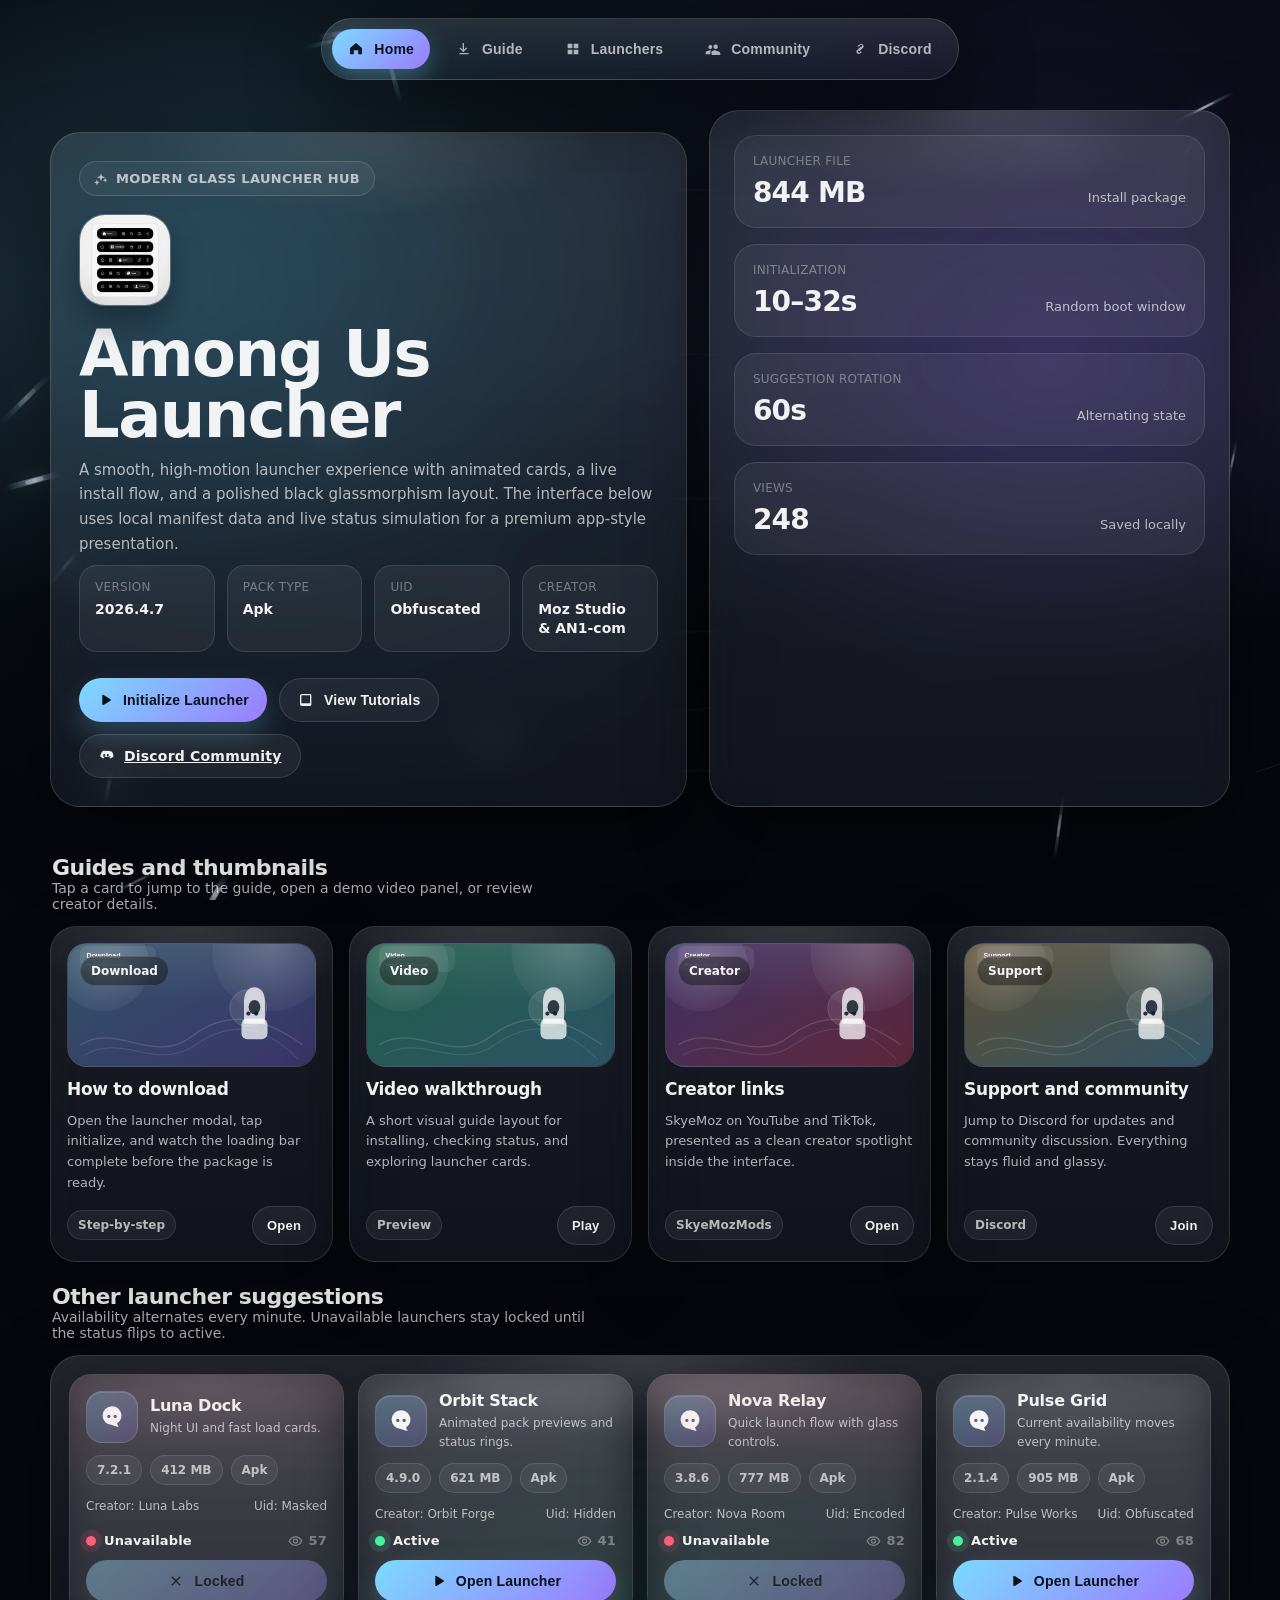
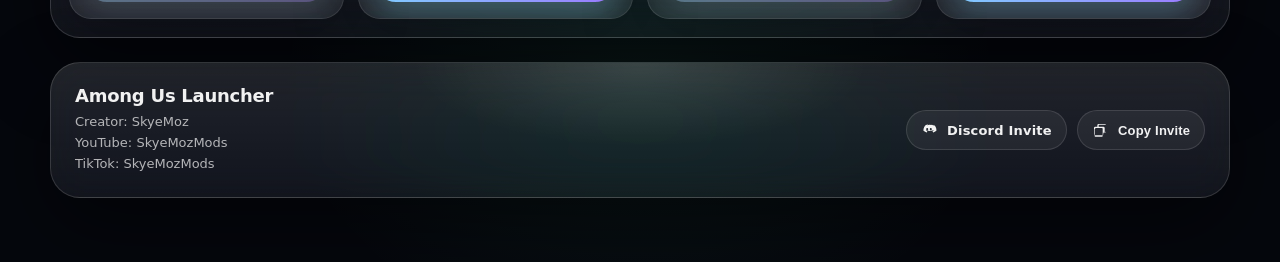
<file: index (1).html>
<!DOCTYPE html>
<html lang="en">
<head>
  <meta charset="UTF-8" />
  <meta name="viewport" content="width=device-width, initial-scale=1.0" />
  <meta name="theme-color" content="#05070d" />
  <title>Among Us Launcher</title>
  <style>
    :root{
      --bg: #05070d;
      --bg2: #090d17;
      --glass: rgba(255,255,255,.08);
      --glass2: rgba(255,255,255,.12);
      --stroke: rgba(255,255,255,.14);
      --text: rgba(255,255,255,.94);
      --muted: rgba(255,255,255,.68);
      --soft: rgba(255,255,255,.38);
      --accent: #7cdaff;
      --accent2: #9b7bff;
      --good: #49f0a4;
      --bad: #ff5d7a;
      --warn: #ffcb6b;
      --shadow: 0 28px 80px rgba(0,0,0,.48);
      --radius-xl: 30px;
      --radius-lg: 22px;
      --radius-md: 18px;
      --radius-sm: 14px;
    }

    *{box-sizing:border-box}
    html{scroll-behavior:smooth}
    body{
      margin:0;
      min-height:100vh;
      overflow-x:hidden;
      color:var(--text);
      background:
        radial-gradient(1200px 700px at 12% 16%, rgba(124,218,255,.14), transparent 45%),
        radial-gradient(900px 600px at 82% 20%, rgba(155,123,255,.14), transparent 48%),
        radial-gradient(900px 700px at 50% 90%, rgba(73,240,164,.07), transparent 40%),
        linear-gradient(180deg, #04060b 0%, #05070d 35%, #05070d 100%);
      font-family: Inter, ui-sans-serif, system-ui, -apple-system, BlinkMacSystemFont, "Segoe UI", sans-serif;
    }

    /* subtle texture */
    body::before{
      content:"";
      position:fixed;
      inset:0;
      pointer-events:none;
      background-image:
        linear-gradient(rgba(255,255,255,.02) 1px, transparent 1px),
        linear-gradient(90deg, rgba(255,255,255,.02) 1px, transparent 1px);
      background-size: 72px 72px;
      mask-image: radial-gradient(circle at center, rgba(0,0,0,.8), transparent 82%);
      opacity:.35;
      z-index:0;
    }

    #bgCanvas{
      position:fixed;
      inset:0;
      width:100%;
      height:100%;
      z-index:0;
      pointer-events:none;
      filter: saturate(1.08);
    }

    .wrap{
      position:relative;
      z-index:1;
      width:min(1180px, calc(100% - 28px));
      margin:0 auto;
      padding:18px 0 56px;
    }

    .topbar{
      position:sticky;
      top:14px;
      z-index:30;
      margin-bottom:22px;
      display:flex;
      justify-content:center;
      pointer-events:none;
    }

    .dock{
      pointer-events:auto;
      display:flex;
      gap:10px;
      padding:10px;
      border:1px solid var(--stroke);
      border-radius:999px;
      background: linear-gradient(180deg, rgba(255,255,255,.12), rgba(255,255,255,.05));
      backdrop-filter: blur(22px) saturate(170%);
      -webkit-backdrop-filter: blur(22px) saturate(170%);
      box-shadow: var(--shadow);
      overflow:auto;
      max-width:100%;
    }

    .dock::-webkit-scrollbar{height:0;width:0}
    .nav-btn{
      appearance:none;
      border:0;
      color:var(--muted);
      background:transparent;
      padding:12px 16px;
      border-radius:999px;
      display:flex;
      align-items:center;
      gap:10px;
      font-size:14px;
      font-weight:650;
      letter-spacing:.2px;
      cursor:pointer;
      transition: transform .25s ease, background .25s ease, color .25s ease, box-shadow .25s ease;
      position:relative;
      white-space:nowrap;
    }
    .nav-btn:hover{transform:translateY(-1px); color:var(--text); background:rgba(255,255,255,.06)}
    .nav-btn.active{
      color:#09111d;
      background:linear-gradient(135deg, rgba(124,218,255,1), rgba(155,123,255,1));
      box-shadow:0 10px 24px rgba(124,218,255,.28);
    }
    .nav-btn .icon{width:16px;height:16px;flex:none;opacity:.96}

    .hero{
      display:grid;
      grid-template-columns: 1.1fr .9fr;
      gap:22px;
      align-items:stretch;
      padding:8px 0 26px;
    }

    .panel{
      position:relative;
      border:1px solid var(--stroke);
      border-radius:var(--radius-xl);
      background: linear-gradient(180deg, rgba(255,255,255,.12), rgba(255,255,255,.06));
      backdrop-filter: blur(20px) saturate(170%);
      -webkit-backdrop-filter: blur(20px) saturate(170%);
      box-shadow: var(--shadow);
      overflow:hidden;
    }

    .panel::before{
      content:"";
      position:absolute;
      inset:0;
      background: radial-gradient(600px 220px at var(--mx, 50%) var(--my, 0%), rgba(255,255,255,.13), transparent 38%);
      pointer-events:none;
      transition:opacity .25s ease;
      opacity:.85;
    }

    .hero-main{
      padding:28px;
      min-height:350px;
      display:flex;
      flex-direction:column;
      justify-content:space-between;
      gap:22px;
    }

    .eyebrow{
      display:inline-flex;
      align-items:center;
      gap:8px;
      width:max-content;
      padding:9px 14px;
      border-radius:999px;
      border:1px solid rgba(255,255,255,.14);
      background:rgba(255,255,255,.05);
      color:var(--muted);
      font-size:13px;
      font-weight:700;
      letter-spacing:.35px;
      text-transform:uppercase;
    }

    .title-row{
      display:flex;
      align-items:center;
      gap:18px;
      flex-wrap:wrap;
    }

    .app-icon{
      width:92px;
      height:92px;
      border-radius:26px;
      object-fit:cover;
      border:1px solid rgba(255,255,255,.16);
      background:rgba(255,255,255,.08);
      box-shadow: 0 16px 32px rgba(0,0,0,.35);
      transition: transform .35s cubic-bezier(.2,.7,.1,1), box-shadow .35s ease;
      transform: translateZ(0);
    }
    .app-icon:hover{transform:translateY(-4px) scale(1.03); box-shadow:0 22px 40px rgba(0,0,0,.42)}
    .hero-copy h1{
      margin:0;
      font-size: clamp(2.4rem, 5vw, 4.6rem);
      line-height: .95;
      letter-spacing: -1.6px;
    }
    .hero-copy p{
      margin:12px 0 0;
      color:var(--muted);
      font-size:15px;
      line-height:1.65;
      max-width:62ch;
    }

    .meta-grid{
      display:grid;
      grid-template-columns:repeat(4, minmax(0,1fr));
      gap:12px;
      margin-top:8px;
    }
    .meta{
      padding:14px 15px;
      border-radius:18px;
      background:rgba(255,255,255,.06);
      border:1px solid rgba(255,255,255,.11);
      transition: transform .28s ease, background .28s ease;
    }
    .meta:hover{transform:translateY(-2px); background:rgba(255,255,255,.08)}
    .meta .k{display:block;font-size:12px;color:var(--soft);margin-bottom:5px;text-transform:uppercase;letter-spacing:.3px}
    .meta .v{font-size:14px;font-weight:700}

    .actions{
      display:flex;
      flex-wrap:wrap;
      gap:12px;
      margin-top:4px;
    }

    .btn{
      appearance:none;
      border:0;
      cursor:pointer;
      border-radius:999px;
      padding:13px 18px;
      font-weight:800;
      font-size:14px;
      letter-spacing:.2px;
      transition: transform .24s ease, box-shadow .24s ease, opacity .24s ease, background .24s ease;
      display:inline-flex;
      align-items:center;
      gap:10px;
      position:relative;
      overflow:hidden;
      will-change:transform;
    }
    .btn:hover{transform:translateY(-2px)}
    .btn:active{transform:translateY(0px) scale(.99)}
    .btn.primary{
      color:#081018;
      background:linear-gradient(135deg, #7cdaff, #9b7bff);
      box-shadow:0 14px 28px rgba(124,218,255,.22);
    }
    .btn.ghost{
      color:var(--text);
      background:rgba(255,255,255,.06);
      border:1px solid rgba(255,255,255,.12);
    }
    .btn.small{padding:11px 14px;font-size:13px}
    .btn .icon{width:16px;height:16px}

    .hero-side{
      padding:24px;
      display:flex;
      flex-direction:column;
      gap:16px;
    }

    .stat{
      padding:18px;
      border-radius:22px;
      background: rgba(255,255,255,.06);
      border:1px solid rgba(255,255,255,.11);
      transition: transform .25s ease;
    }
    .stat:hover{transform:translateY(-2px)}
    .stat .label{
      font-size:12px;
      letter-spacing:.25px;
      text-transform:uppercase;
      color:var(--soft);
    }
    .stat .value{
      display:flex;
      justify-content:space-between;
      align-items:baseline;
      margin-top:8px;
      gap:12px;
    }
    .stat .value strong{
      font-size:28px;
      letter-spacing:-.8px;
    }
    .stat .value span{color:var(--muted);font-size:13px}

    section{
      margin-top:22px;
    }

    .section-title{
      display:flex;
      align-items:end;
      justify-content:space-between;
      gap:16px;
      margin:18px 2px 14px;
    }
    .section-title h2{
      margin:0;
      font-size:22px;
      letter-spacing:-.5px;
    }
    .section-title p{
      margin:0;
      color:var(--muted);
      font-size:14px;
      max-width:60ch;
    }

    .grid{
      display:grid;
      grid-template-columns:repeat(12, minmax(0,1fr));
      gap:16px;
    }

    .glass-card{
      position:relative;
      border-radius:26px;
      border:1px solid rgba(255,255,255,.12);
      background: linear-gradient(180deg, rgba(255,255,255,.09), rgba(255,255,255,.05));
      backdrop-filter: blur(18px) saturate(160%);
      -webkit-backdrop-filter: blur(18px) saturate(160%);
      box-shadow: 0 22px 65px rgba(0,0,0,.3);
      overflow:hidden;
      transform: translateZ(0);
      transition: transform .28s ease, border-color .28s ease, box-shadow .28s ease, background .28s ease;
    }
    .glass-card:hover{
      transform:translateY(-4px);
      border-color: rgba(124,218,255,.28);
      box-shadow: 0 28px 85px rgba(0,0,0,.42);
    }
    .glass-card::after{
      content:"";
      position:absolute;
      inset:0;
      background: radial-gradient(500px 220px at var(--mx, 50%) var(--my, 0%), rgba(255,255,255,.13), transparent 36%);
      opacity:.85;
      pointer-events:none;
    }

    .tutorial{
      grid-column: span 3;
      min-height: 240px;
      padding:16px;
      display:flex;
      flex-direction:column;
      gap:12px;
    }
    .tutorial .thumb{
      height:124px;
      border-radius:20px;
      overflow:hidden;
      position:relative;
      background: linear-gradient(135deg, rgba(124,218,255,.26), rgba(155,123,255,.22), rgba(255,255,255,.04));
      border:1px solid rgba(255,255,255,.12);
    }
    .tutorial .thumb img{
      width:100%;
      height:100%;
      object-fit:cover;
      filter:saturate(1.03) contrast(1.02);
      transform:scale(1.02);
    }
    .tutorial .thumb .tag{
      position:absolute;
      left:12px;
      top:12px;
      padding:7px 10px;
      border-radius:999px;
      background:rgba(0,0,0,.42);
      border:1px solid rgba(255,255,255,.14);
      backdrop-filter: blur(12px);
      font-size:12px;
      font-weight:700;
    }
    .tutorial h3{
      margin:0;
      font-size:17px;
      letter-spacing:-.3px;
    }
    .tutorial p{
      margin:0;
      color:var(--muted);
      font-size:13px;
      line-height:1.6;
      flex:1;
    }
    .tutorial .row{
      display:flex;
      align-items:center;
      justify-content:space-between;
      gap:10px;
    }

    .launchers{
      grid-column: span 12;
      padding:18px;
    }

    .launcher-list{
      display:grid;
      grid-template-columns:repeat(4, minmax(0,1fr));
      gap:14px;
    }

    .launcher{
      padding:16px;
      border-radius:22px;
      background: rgba(255,255,255,.06);
      border:1px solid rgba(255,255,255,.11);
      display:flex;
      flex-direction:column;
      gap:12px;
      min-height: 222px;
      position:relative;
      overflow:hidden;
    }

    .launcher .head{
      display:flex;
      align-items:center;
      gap:12px;
    }
    .launcher .badge{
      width:52px;
      height:52px;
      border-radius:16px;
      background: linear-gradient(135deg, rgba(124,218,255,.28), rgba(155,123,255,.22));
      border:1px solid rgba(255,255,255,.12);
      display:grid;
      place-items:center;
      flex:none;
      box-shadow: inset 0 1px 0 rgba(255,255,255,.14);
    }
    .launcher .badge svg{width:26px;height:26px}
    .launcher h3{
      margin:0;
      font-size:16px;
      letter-spacing:-.25px;
      line-height:1.2;
    }
    .launcher .sub{
      margin:4px 0 0;
      color:var(--muted);
      font-size:12px;
      line-height:1.55;
    }
    .chips{
      display:flex;
      flex-wrap:wrap;
      gap:8px;
    }
    .chip{
      padding:7px 10px;
      border-radius:999px;
      background: rgba(255,255,255,.06);
      border:1px solid rgba(255,255,255,.11);
      color:var(--muted);
      font-size:12px;
      font-weight:700;
    }
    .status{
      display:flex;
      align-items:center;
      justify-content:space-between;
      gap:12px;
      margin-top:auto;
    }
    .status .state{
      display:inline-flex;
      align-items:center;
      gap:8px;
      font-size:13px;
      font-weight:800;
      letter-spacing:.15px;
    }
    .dot{
      width:10px;
      height:10px;
      border-radius:50%;
      background:var(--good);
      box-shadow:0 0 0 6px rgba(73,240,164,.12);
    }
    .dot.bad{
      background:var(--bad);
      box-shadow:0 0 0 6px rgba(255,93,122,.12);
    }
    .dot.warn{
      background:var(--warn);
      box-shadow:0 0 0 6px rgba(255,203,107,.12);
    }
    .launcher .mini{
      display:flex;
      justify-content:space-between;
      gap:10px;
      color:var(--muted);
      font-size:12px;
      margin-top:2px;
    }
    .launcher .launch{
      width:100%;
      justify-content:center;
    }
    .launcher.unavailable .launch{
      opacity:.45;
      cursor:not-allowed;
      filter:saturate(.65);
    }
    .launcher.unavailable::before{
      content:"";
      position:absolute;
      inset:-1px;
      background: linear-gradient(180deg, rgba(255,93,122,.08), transparent 52%);
      pointer-events:none;
    }

    .footer{
      margin:24px 0 8px;
      padding:22px 24px;
      display:flex;
      flex-wrap:wrap;
      align-items:center;
      justify-content:space-between;
      gap:14px;
    }
    .footer .brand{
      display:flex;
      flex-direction:column;
      gap:6px;
    }
    .footer .brand strong{
      font-size:18px;
      letter-spacing:-.25px;
    }
    .footer .brand span{
      color:var(--muted);
      font-size:13px;
      line-height:1.6;
    }
    .footer .links{
      display:flex;
      flex-wrap:wrap;
      gap:10px;
    }
    .footer .links a{
      color:var(--text);
      text-decoration:none;
    }

    /* Modal */
    .modal-backdrop{
      position:fixed;
      inset:0;
      background:rgba(2,4,8,.62);
      backdrop-filter: blur(10px);
      display:none;
      align-items:center;
      justify-content:center;
      z-index:60;
      padding:18px;
    }
    .modal-backdrop.show{display:flex}
    .modal{
      width:min(720px, 100%);
      border-radius:32px;
      border:1px solid rgba(255,255,255,.14);
      background: linear-gradient(180deg, rgba(255,255,255,.12), rgba(255,255,255,.06));
      box-shadow: 0 36px 100px rgba(0,0,0,.58);
      overflow:hidden;
      position:relative;
    }
    .modal::before{
      content:"";
      position:absolute;
      inset:0;
      background: radial-gradient(700px 300px at var(--mx, 50%) var(--my, 0%), rgba(255,255,255,.12), transparent 38%);
      pointer-events:none;
    }
    .modal .inner{
      padding:22px;
      display:grid;
      grid-template-columns: 88px 1fr;
      gap:18px;
    }
    .modal .avatar{
      width:88px;
      height:88px;
      border-radius:26px;
      overflow:hidden;
      border:1px solid rgba(255,255,255,.16);
      box-shadow: 0 18px 38px rgba(0,0,0,.42);
    }
    .modal .avatar img{width:100%;height:100%;object-fit:cover}
    .modal h3{margin:0;font-size:24px;letter-spacing:-.5px}
    .modal .info{
      margin-top:6px;
      color:var(--muted);
      line-height:1.7;
      font-size:13px;
    }
    .modal .specs{
      margin-top:14px;
      display:grid;
      grid-template-columns:repeat(2, minmax(0,1fr));
      gap:10px;
    }
    .spec{
      padding:12px 14px;
      border-radius:18px;
      border:1px solid rgba(255,255,255,.11);
      background:rgba(255,255,255,.06);
      display:flex;
      flex-direction:column;
      gap:4px;
    }
    .spec span{font-size:11px;color:var(--soft);text-transform:uppercase;letter-spacing:.3px}
    .spec strong{font-size:14px}
    .modal .actions-row{
      margin-top:16px;
      display:flex;
      align-items:center;
      gap:10px;
      flex-wrap:wrap;
    }

    .progress-wrap{
      margin-top:18px;
      padding:14px;
      border-radius:20px;
      border:1px solid rgba(255,255,255,.1);
      background:rgba(255,255,255,.05);
    }
    .progress-top{
      display:flex;
      justify-content:space-between;
      gap:12px;
      color:var(--muted);
      font-size:12px;
      margin-bottom:10px;
    }
    .progress{
      height:12px;
      border-radius:999px;
      overflow:hidden;
      background:rgba(255,255,255,.08);
      border:1px solid rgba(255,255,255,.09);
    }
    .progress > span{
      display:block;
      height:100%;
      width:0%;
      border-radius:inherit;
      background:linear-gradient(135deg, #7cdaff, #9b7bff, #49f0a4);
      box-shadow: 0 10px 18px rgba(124,218,255,.22);
      transition: width .15s linear;
    }

    .log{
      margin-top:14px;
      display:grid;
      gap:8px;
      max-height:170px;
      overflow:auto;
      padding-right:4px;
    }
    .log::-webkit-scrollbar{width:6px}
    .log::-webkit-scrollbar-thumb{background:rgba(255,255,255,.15);border-radius:999px}
    .entry{
      display:flex;
      align-items:center;
      gap:10px;
      color:var(--muted);
      font-size:13px;
    }
    .entry .pulse{
      width:8px;height:8px;border-radius:50%;
      background:var(--accent);
      box-shadow:0 0 0 5px rgba(124,218,255,.12);
      flex:none;
    }

    .close{
      position:absolute;
      top:14px;
      right:14px;
      width:42px;
      height:42px;
      border-radius:999px;
      border:1px solid rgba(255,255,255,.12);
      background:rgba(255,255,255,.06);
      color:var(--text);
      cursor:pointer;
      display:grid;
      place-items:center;
      transition:transform .22s ease, background .22s ease;
      z-index:2;
    }
    .close:hover{transform:rotate(6deg) scale(1.03); background:rgba(255,255,255,.09)}
    .close svg{width:18px;height:18px}

    .hidden{display:none !important}

    @media (max-width: 1020px){
      .hero{grid-template-columns:1fr}
      .meta-grid{grid-template-columns:repeat(2, minmax(0,1fr))}
      .launcher-list{grid-template-columns:repeat(2, minmax(0,1fr))}
      .tutorial{grid-column: span 6}
    }
    @media (max-width: 640px){
      .wrap{width:min(100% - 18px, 1180px)}
      .hero-main,.hero-side,.launchers,.footer{padding:18px}
      .meta-grid{grid-template-columns:1fr}
      .launcher-list{grid-template-columns:1fr}
      .tutorial{grid-column: span 12}
      .modal .inner{grid-template-columns:1fr}
      .modal .avatar{width:76px;height:76px}
      .section-title{align-items:flex-start;flex-direction:column}
      .dock{justify-content:flex-start}
      .hero-copy h1{font-size:2.45rem}
    }

    @media (prefers-reduced-motion: reduce){
      *{animation-duration:.01ms !important; animation-iteration-count:1 !important; transition-duration:.01ms !important; scroll-behavior:auto !important;}
      #bgCanvas{display:none}
    }
  </style>
</head>
<body>
  <canvas id="bgCanvas"></canvas>

  <div class="wrap">
    <div class="topbar">
      <nav class="dock" id="dock">
        <button class="nav-btn active" data-target="home"><svg class="icon"><use href="#i-home"></use></svg>Home</button>
        <button class="nav-btn" data-target="guide"><svg class="icon"><use href="#i-download"></use></svg>Guide</button>
        <button class="nav-btn" data-target="launchers"><svg class="icon"><use href="#i-grid"></use></svg>Launchers</button>
        <button class="nav-btn" data-target="community"><svg class="icon"><use href="#i-people"></use></svg>Community</button>
        <button class="nav-btn" data-target="discord"><svg class="icon"><use href="#i-link"></use></svg>Discord</button>
      </nav>
    </div>

    <main id="home" class="hero">
      <section class="panel hero-main">
        <div>
          <span class="eyebrow"><svg class="icon" style="width:14px;height:14px"><use href="#i-spark"></use></svg>Modern glass launcher hub</span>
          <div class="title-row" style="margin-top:18px">
            <img class="app-icon" id="appIcon" alt="Launcher icon" />
            <div class="hero-copy">
              <h1>Among Us Launcher</h1>
              <p>
                A smooth, high-motion launcher experience with animated cards, a live install flow, and a polished black glassmorphism layout.
                The interface below uses local manifest data and live status simulation for a premium app-style presentation.
              </p>
            </div>
          </div>

          <div class="meta-grid">
            <div class="meta"><span class="k">Version</span><span class="v">2026.4.7</span></div>
            <div class="meta"><span class="k">Pack Type</span><span class="v">Apk</span></div>
            <div class="meta"><span class="k">Uid</span><span class="v">Obfuscated</span></div>
            <div class="meta"><span class="k">Creator</span><span class="v">Moz Studio &amp; AN1-com</span></div>
          </div>
        </div>

        <div class="actions">
          <button class="btn primary" id="launchBtn">
            <svg class="icon"><use href="#i-play"></use></svg>
            Initialize Launcher
          </button>
          <button class="btn ghost" id="tutorialBtn">
            <svg class="icon"><use href="#i-book"></use></svg>
            View Tutorials
          </button>
          <a class="btn ghost" href="https://discord.gg/QHg5c96dGK" target="_blank" rel="noreferrer">
            <svg class="icon"><use href="#i-discord"></use></svg>
            Discord Community
          </a>
        </div>
      </section>

      <aside class="panel hero-side">
        <div class="stat">
          <div class="label">Launcher file</div>
          <div class="value"><strong>844 MB</strong><span>Install package</span></div>
        </div>
        <div class="stat">
          <div class="label">Initialization</div>
          <div class="value"><strong>10–32s</strong><span>Random boot window</span></div>
        </div>
        <div class="stat">
          <div class="label">Suggestion rotation</div>
          <div class="value"><strong>60s</strong><span>Alternating state</span></div>
        </div>
        <div class="stat">
          <div class="label">Views</div>
          <div class="value"><strong id="totalViews">0</strong><span>Saved locally</span></div>
        </div>
      </aside>
    </main>

    <section id="guide">
      <div class="section-title">
        <div>
          <h2>Guides and thumbnails</h2>
          <p>Tap a card to jump to the guide, open a demo video panel, or review creator details.</p>
        </div>
      </div>
      <div class="grid">
        <article class="glass-card tutorial" data-action="guide">
          <div class="thumb">
            <img alt="Download tutorial thumbnail" src="data:image/svg+xml;charset=UTF-8,%3Csvg%20xmlns%3D%22http%3A//www.w3.org/2000/svg%22%20viewBox%3D%220%200%201200%20700%22%3E%0A%20%20%20%20%20%20%3Cdefs%3E%0A%20%20%20%20%20%20%20%20%3ClinearGradient%20id%3D%22g%22%20x1%3D%220%22%20x2%3D%221%22%20y1%3D%220%22%20y2%3D%221%22%3E%0A%20%20%20%20%20%20%20%20%20%20%3Cstop%20offset%3D%220%25%22%20stop-color%3D%22%237cdaff%22/%3E%0A%20%20%20%20%20%20%20%20%20%20%3Cstop%20offset%3D%22100%25%22%20stop-color%3D%22%239b7bff%22/%3E%0A%20%20%20%20%20%20%20%20%3C/linearGradient%3E%0A%20%20%20%20%20%20%20%20%3CradialGradient%20id%3D%22r%22%20cx%3D%2250%25%22%20cy%3D%2245%25%22%20r%3D%2270%25%22%3E%0A%20%20%20%20%20%20%20%20%20%20%3Cstop%20offset%3D%220%25%22%20stop-color%3D%22%23ffffff%22%20stop-opacity%3D%22.22%22/%3E%0A%20%20%20%20%20%20%20%20%20%20%3Cstop%20offset%3D%22100%25%22%20stop-color%3D%22%23ffffff%22%20stop-opacity%3D%220%22/%3E%0A%20%20%20%20%20%20%20%20%3C/radialGradient%3E%0A%20%20%20%20%20%20%3C/defs%3E%0A%20%20%20%20%20%20%3Crect%20width%3D%221200%22%20height%3D%22700%22%20fill%3D%22%230a0d16%22/%3E%0A%20%20%20%20%20%20%3Crect%20width%3D%221200%22%20height%3D%22700%22%20fill%3D%22url%28%23g%29%22%20opacity%3D%22.35%22/%3E%0A%20%20%20%20%20%20%3Ccircle%20cx%3D%22180%22%20cy%3D%22160%22%20r%3D%22220%22%20fill%3D%22url%28%23r%29%22/%3E%0A%20%20%20%20%20%20%3Ccircle%20cx%3D%22980%22%20cy%3D%22100%22%20r%3D%22280%22%20fill%3D%22url%28%23r%29%22%20opacity%3D%22.85%22/%3E%0A%20%20%20%20%20%20%3Cg%20fill%3D%22none%22%20stroke%3D%22%23ffffff%22%20stroke-opacity%3D%22.14%22%3E%0A%20%20%20%20%20%20%20%20%3Cpath%20d%3D%22M70%20540%20C%20240%20430%2C%20420%20640%2C%20600%20500%20S%20960%20420%2C%201130%20540%22%20stroke-width%3D%226%22/%3E%0A%20%20%20%20%20%20%20%20%3Cpath%20d%3D%22M90%20590%20C%20270%20480%2C%20430%20670%2C%20620%20540%20S%20960%20460%2C%201110%20610%22%20stroke-width%3D%224%22/%3E%0A%20%20%20%20%20%20%3C/g%3E%0A%20%20%20%20%20%20%3Cg%20transform%3D%22translate%2870%2C70%29%22%3E%0A%20%20%20%20%20%20%20%20%3Crect%20x%3D%220%22%20y%3D%220%22%20rx%3D%2234%22%20ry%3D%2234%22%20width%3D%22360%22%20height%3D%22120%22%20fill%3D%22rgba%28255%2C255%2C255%2C.08%29%22%20stroke%3D%22rgba%28255%2C255%2C255%2C.14%29%22/%3E%0A%20%20%20%20%20%20%20%20%3Ctext%20x%3D%2230%22%20y%3D%2255%22%20fill%3D%22%23ffffff%22%20font-size%3D%2234%22%20font-family%3D%22Arial%2C%20Helvetica%2C%20sans-serif%22%20font-weight%3D%22700%22%3EDownload%3C/text%3E%0A%20%20%20%20%20%20%20%20%3Ctext%20x%3D%2230%22%20y%3D%2292%22%20fill%3D%22%23dbe8ff%22%20opacity%3D%22.85%22%20font-size%3D%2220%22%20font-family%3D%22Arial%2C%20Helvetica%2C%20sans-serif%22%3EStep-by-step%20install%20flow%3C/text%3E%0A%20%20%20%20%20%20%3C/g%3E%0A%20%20%20%20%20%20%3Cg%20transform%3D%22translate%28780%2C245%29%22%3E%0A%20%20%20%20%20%20%20%20%3Ccircle%20cx%3D%2290%22%20cy%3D%22120%22%20r%3D%2288%22%20fill%3D%22rgba%28255%2C255%2C255%2C.10%29%22%20stroke%3D%22rgba%28255%2C255%2C255%2C.16%29%22%20stroke-width%3D%224%22/%3E%0A%20%20%20%20%20%20%20%20%3Cpath%20d%3D%22M70%2090c0-38%2016-70%2050-70s50%2032%2050%2070v105H70V90Z%22%20fill%3D%22%23ffffff%22%20opacity%3D%22.72%22/%3E%0A%20%20%20%20%20%20%20%20%3Cellipse%20cx%3D%22120%22%20cy%3D%22115%22%20rx%3D%2228%22%20ry%3D%2234%22%20fill%3D%22%230b1621%22%20opacity%3D%22.8%22/%3E%0A%20%20%20%20%20%20%20%20%3Crect%20x%3D%2258%22%20y%3D%22170%22%20width%3D%22124%22%20height%3D%2298%22%20rx%3D%2228%22%20fill%3D%22%23ffffff%22%20opacity%3D%22.72%22/%3E%0A%20%20%20%20%20%20%20%20%3Ccircle%20cx%3D%2291%22%20cy%3D%22146%22%20r%3D%2210%22%20fill%3D%22%230b1621%22%20opacity%3D%22.85%22/%3E%0A%20%20%20%20%20%20%20%20%3Ccircle%20cx%3D%22128%22%20cy%3D%22146%22%20r%3D%2210%22%20fill%3D%22%230b1621%22%20opacity%3D%22.85%22/%3E%0A%20%20%20%20%20%20%3C/g%3E%0A%20%20%20%20%3C/svg%3E">
            <div class="tag">Download</div>
          </div>
          <h3>How to download</h3>
          <p>Open the launcher modal, tap initialize, and watch the loading bar complete before the package is ready.</p>
          <div class="row">
            <span class="chip">Step-by-step</span>
            <button class="btn ghost small">Open</button>
          </div>
        </article>

        <article class="glass-card tutorial" data-action="video">
          <div class="thumb">
            <img alt="Video tutorial thumbnail" src="data:image/svg+xml;charset=UTF-8,%3Csvg%20xmlns%3D%22http%3A//www.w3.org/2000/svg%22%20viewBox%3D%220%200%201200%20700%22%3E%0A%20%20%20%20%20%20%3Cdefs%3E%0A%20%20%20%20%20%20%20%20%3ClinearGradient%20id%3D%22g%22%20x1%3D%220%22%20x2%3D%221%22%20y1%3D%220%22%20y2%3D%221%22%3E%0A%20%20%20%20%20%20%20%20%20%20%3Cstop%20offset%3D%220%25%22%20stop-color%3D%22%2349f0a4%22/%3E%0A%20%20%20%20%20%20%20%20%20%20%3Cstop%20offset%3D%22100%25%22%20stop-color%3D%22%237cdaff%22/%3E%0A%20%20%20%20%20%20%20%20%3C/linearGradient%3E%0A%20%20%20%20%20%20%20%20%3CradialGradient%20id%3D%22r%22%20cx%3D%2250%25%22%20cy%3D%2245%25%22%20r%3D%2270%25%22%3E%0A%20%20%20%20%20%20%20%20%20%20%3Cstop%20offset%3D%220%25%22%20stop-color%3D%22%23ffffff%22%20stop-opacity%3D%22.22%22/%3E%0A%20%20%20%20%20%20%20%20%20%20%3Cstop%20offset%3D%22100%25%22%20stop-color%3D%22%23ffffff%22%20stop-opacity%3D%220%22/%3E%0A%20%20%20%20%20%20%20%20%3C/radialGradient%3E%0A%20%20%20%20%20%20%3C/defs%3E%0A%20%20%20%20%20%20%3Crect%20width%3D%221200%22%20height%3D%22700%22%20fill%3D%22%230a0d16%22/%3E%0A%20%20%20%20%20%20%3Crect%20width%3D%221200%22%20height%3D%22700%22%20fill%3D%22url%28%23g%29%22%20opacity%3D%22.35%22/%3E%0A%20%20%20%20%20%20%3Ccircle%20cx%3D%22180%22%20cy%3D%22160%22%20r%3D%22220%22%20fill%3D%22url%28%23r%29%22/%3E%0A%20%20%20%20%20%20%3Ccircle%20cx%3D%22980%22%20cy%3D%22100%22%20r%3D%22280%22%20fill%3D%22url%28%23r%29%22%20opacity%3D%22.85%22/%3E%0A%20%20%20%20%20%20%3Cg%20fill%3D%22none%22%20stroke%3D%22%23ffffff%22%20stroke-opacity%3D%22.14%22%3E%0A%20%20%20%20%20%20%20%20%3Cpath%20d%3D%22M70%20540%20C%20240%20430%2C%20420%20640%2C%20600%20500%20S%20960%20420%2C%201130%20540%22%20stroke-width%3D%226%22/%3E%0A%20%20%20%20%20%20%20%20%3Cpath%20d%3D%22M90%20590%20C%20270%20480%2C%20430%20670%2C%20620%20540%20S%20960%20460%2C%201110%20610%22%20stroke-width%3D%224%22/%3E%0A%20%20%20%20%20%20%3C/g%3E%0A%20%20%20%20%20%20%3Cg%20transform%3D%22translate%2870%2C70%29%22%3E%0A%20%20%20%20%20%20%20%20%3Crect%20x%3D%220%22%20y%3D%220%22%20rx%3D%2234%22%20ry%3D%2234%22%20width%3D%22360%22%20height%3D%22120%22%20fill%3D%22rgba%28255%2C255%2C255%2C.08%29%22%20stroke%3D%22rgba%28255%2C255%2C255%2C.14%29%22/%3E%0A%20%20%20%20%20%20%20%20%3Ctext%20x%3D%2230%22%20y%3D%2255%22%20fill%3D%22%23ffffff%22%20font-size%3D%2234%22%20font-family%3D%22Arial%2C%20Helvetica%2C%20sans-serif%22%20font-weight%3D%22700%22%3EVideo%3C/text%3E%0A%20%20%20%20%20%20%20%20%3Ctext%20x%3D%2230%22%20y%3D%2292%22%20fill%3D%22%23dbe8ff%22%20opacity%3D%22.85%22%20font-size%3D%2220%22%20font-family%3D%22Arial%2C%20Helvetica%2C%20sans-serif%22%3EWatch%20the%20walkthrough%3C/text%3E%0A%20%20%20%20%20%20%3C/g%3E%0A%20%20%20%20%20%20%3Cg%20transform%3D%22translate%28780%2C245%29%22%3E%0A%20%20%20%20%20%20%20%20%3Ccircle%20cx%3D%2290%22%20cy%3D%22120%22%20r%3D%2288%22%20fill%3D%22rgba%28255%2C255%2C255%2C.10%29%22%20stroke%3D%22rgba%28255%2C255%2C255%2C.16%29%22%20stroke-width%3D%224%22/%3E%0A%20%20%20%20%20%20%20%20%3Cpath%20d%3D%22M70%2090c0-38%2016-70%2050-70s50%2032%2050%2070v105H70V90Z%22%20fill%3D%22%23ffffff%22%20opacity%3D%22.72%22/%3E%0A%20%20%20%20%20%20%20%20%3Cellipse%20cx%3D%22120%22%20cy%3D%22115%22%20rx%3D%2228%22%20ry%3D%2234%22%20fill%3D%22%230b1621%22%20opacity%3D%22.8%22/%3E%0A%20%20%20%20%20%20%20%20%3Crect%20x%3D%2258%22%20y%3D%22170%22%20width%3D%22124%22%20height%3D%2298%22%20rx%3D%2228%22%20fill%3D%22%23ffffff%22%20opacity%3D%22.72%22/%3E%0A%20%20%20%20%20%20%20%20%3Ccircle%20cx%3D%2291%22%20cy%3D%22146%22%20r%3D%2210%22%20fill%3D%22%230b1621%22%20opacity%3D%22.85%22/%3E%0A%20%20%20%20%20%20%20%20%3Ccircle%20cx%3D%22128%22%20cy%3D%22146%22%20r%3D%2210%22%20fill%3D%22%230b1621%22%20opacity%3D%22.85%22/%3E%0A%20%20%20%20%20%20%3C/g%3E%0A%20%20%20%20%3C/svg%3E">
            <div class="tag">Video</div>
          </div>
          <h3>Video walkthrough</h3>
          <p>A short visual guide layout for installing, checking status, and exploring launcher cards.</p>
          <div class="row">
            <span class="chip">Preview</span>
            <button class="btn ghost small">Play</button>
          </div>
        </article>

        <article class="glass-card tutorial" data-action="creator">
          <div class="thumb">
            <img alt="Creator thumbnail" src="data:image/svg+xml;charset=UTF-8,%3Csvg%20xmlns%3D%22http%3A//www.w3.org/2000/svg%22%20viewBox%3D%220%200%201200%20700%22%3E%0A%20%20%20%20%20%20%3Cdefs%3E%0A%20%20%20%20%20%20%20%20%3ClinearGradient%20id%3D%22g%22%20x1%3D%220%22%20x2%3D%221%22%20y1%3D%220%22%20y2%3D%221%22%3E%0A%20%20%20%20%20%20%20%20%20%20%3Cstop%20offset%3D%220%25%22%20stop-color%3D%22%239b7bff%22/%3E%0A%20%20%20%20%20%20%20%20%20%20%3Cstop%20offset%3D%22100%25%22%20stop-color%3D%22%23ff5d7a%22/%3E%0A%20%20%20%20%20%20%20%20%3C/linearGradient%3E%0A%20%20%20%20%20%20%20%20%3CradialGradient%20id%3D%22r%22%20cx%3D%2250%25%22%20cy%3D%2245%25%22%20r%3D%2270%25%22%3E%0A%20%20%20%20%20%20%20%20%20%20%3Cstop%20offset%3D%220%25%22%20stop-color%3D%22%23ffffff%22%20stop-opacity%3D%22.22%22/%3E%0A%20%20%20%20%20%20%20%20%20%20%3Cstop%20offset%3D%22100%25%22%20stop-color%3D%22%23ffffff%22%20stop-opacity%3D%220%22/%3E%0A%20%20%20%20%20%20%20%20%3C/radialGradient%3E%0A%20%20%20%20%20%20%3C/defs%3E%0A%20%20%20%20%20%20%3Crect%20width%3D%221200%22%20height%3D%22700%22%20fill%3D%22%230a0d16%22/%3E%0A%20%20%20%20%20%20%3Crect%20width%3D%221200%22%20height%3D%22700%22%20fill%3D%22url%28%23g%29%22%20opacity%3D%22.35%22/%3E%0A%20%20%20%20%20%20%3Ccircle%20cx%3D%22180%22%20cy%3D%22160%22%20r%3D%22220%22%20fill%3D%22url%28%23r%29%22/%3E%0A%20%20%20%20%20%20%3Ccircle%20cx%3D%22980%22%20cy%3D%22100%22%20r%3D%22280%22%20fill%3D%22url%28%23r%29%22%20opacity%3D%22.85%22/%3E%0A%20%20%20%20%20%20%3Cg%20fill%3D%22none%22%20stroke%3D%22%23ffffff%22%20stroke-opacity%3D%22.14%22%3E%0A%20%20%20%20%20%20%20%20%3Cpath%20d%3D%22M70%20540%20C%20240%20430%2C%20420%20640%2C%20600%20500%20S%20960%20420%2C%201130%20540%22%20stroke-width%3D%226%22/%3E%0A%20%20%20%20%20%20%20%20%3Cpath%20d%3D%22M90%20590%20C%20270%20480%2C%20430%20670%2C%20620%20540%20S%20960%20460%2C%201110%20610%22%20stroke-width%3D%224%22/%3E%0A%20%20%20%20%20%20%3C/g%3E%0A%20%20%20%20%20%20%3Cg%20transform%3D%22translate%2870%2C70%29%22%3E%0A%20%20%20%20%20%20%20%20%3Crect%20x%3D%220%22%20y%3D%220%22%20rx%3D%2234%22%20ry%3D%2234%22%20width%3D%22360%22%20height%3D%22120%22%20fill%3D%22rgba%28255%2C255%2C255%2C.08%29%22%20stroke%3D%22rgba%28255%2C255%2C255%2C.14%29%22/%3E%0A%20%20%20%20%20%20%20%20%3Ctext%20x%3D%2230%22%20y%3D%2255%22%20fill%3D%22%23ffffff%22%20font-size%3D%2234%22%20font-family%3D%22Arial%2C%20Helvetica%2C%20sans-serif%22%20font-weight%3D%22700%22%3ECreator%3C/text%3E%0A%20%20%20%20%20%20%20%20%3Ctext%20x%3D%2230%22%20y%3D%2292%22%20fill%3D%22%23dbe8ff%22%20opacity%3D%22.85%22%20font-size%3D%2220%22%20font-family%3D%22Arial%2C%20Helvetica%2C%20sans-serif%22%3ESkyeMoz%20spotlight%3C/text%3E%0A%20%20%20%20%20%20%3C/g%3E%0A%20%20%20%20%20%20%3Cg%20transform%3D%22translate%28780%2C245%29%22%3E%0A%20%20%20%20%20%20%20%20%3Ccircle%20cx%3D%2290%22%20cy%3D%22120%22%20r%3D%2288%22%20fill%3D%22rgba%28255%2C255%2C255%2C.10%29%22%20stroke%3D%22rgba%28255%2C255%2C255%2C.16%29%22%20stroke-width%3D%224%22/%3E%0A%20%20%20%20%20%20%20%20%3Cpath%20d%3D%22M70%2090c0-38%2016-70%2050-70s50%2032%2050%2070v105H70V90Z%22%20fill%3D%22%23ffffff%22%20opacity%3D%22.72%22/%3E%0A%20%20%20%20%20%20%20%20%3Cellipse%20cx%3D%22120%22%20cy%3D%22115%22%20rx%3D%2228%22%20ry%3D%2234%22%20fill%3D%22%230b1621%22%20opacity%3D%22.8%22/%3E%0A%20%20%20%20%20%20%20%20%3Crect%20x%3D%2258%22%20y%3D%22170%22%20width%3D%22124%22%20height%3D%2298%22%20rx%3D%2228%22%20fill%3D%22%23ffffff%22%20opacity%3D%22.72%22/%3E%0A%20%20%20%20%20%20%20%20%3Ccircle%20cx%3D%2291%22%20cy%3D%22146%22%20r%3D%2210%22%20fill%3D%22%230b1621%22%20opacity%3D%22.85%22/%3E%0A%20%20%20%20%20%20%20%20%3Ccircle%20cx%3D%22128%22%20cy%3D%22146%22%20r%3D%2210%22%20fill%3D%22%230b1621%22%20opacity%3D%22.85%22/%3E%0A%20%20%20%20%20%20%3C/g%3E%0A%20%20%20%20%3C/svg%3E">
            <div class="tag">Creator</div>
          </div>
          <h3>Creator links</h3>
          <p>SkyeMoz on YouTube and TikTok, presented as a clean creator spotlight inside the interface.</p>
          <div class="row">
            <span class="chip">SkyeMozMods</span>
            <button class="btn ghost small">Open</button>
          </div>
        </article>

        <article class="glass-card tutorial" data-action="support">
          <div class="thumb">
            <img alt="Support thumbnail" src="data:image/svg+xml;charset=UTF-8,%3Csvg%20xmlns%3D%22http%3A//www.w3.org/2000/svg%22%20viewBox%3D%220%200%201200%20700%22%3E%0A%20%20%20%20%20%20%3Cdefs%3E%0A%20%20%20%20%20%20%20%20%3ClinearGradient%20id%3D%22g%22%20x1%3D%220%22%20x2%3D%221%22%20y1%3D%220%22%20y2%3D%221%22%3E%0A%20%20%20%20%20%20%20%20%20%20%3Cstop%20offset%3D%220%25%22%20stop-color%3D%22%23ffcb6b%22/%3E%0A%20%20%20%20%20%20%20%20%20%20%3Cstop%20offset%3D%22100%25%22%20stop-color%3D%22%237cdaff%22/%3E%0A%20%20%20%20%20%20%20%20%3C/linearGradient%3E%0A%20%20%20%20%20%20%20%20%3CradialGradient%20id%3D%22r%22%20cx%3D%2250%25%22%20cy%3D%2245%25%22%20r%3D%2270%25%22%3E%0A%20%20%20%20%20%20%20%20%20%20%3Cstop%20offset%3D%220%25%22%20stop-color%3D%22%23ffffff%22%20stop-opacity%3D%22.22%22/%3E%0A%20%20%20%20%20%20%20%20%20%20%3Cstop%20offset%3D%22100%25%22%20stop-color%3D%22%23ffffff%22%20stop-opacity%3D%220%22/%3E%0A%20%20%20%20%20%20%20%20%3C/radialGradient%3E%0A%20%20%20%20%20%20%3C/defs%3E%0A%20%20%20%20%20%20%3Crect%20width%3D%221200%22%20height%3D%22700%22%20fill%3D%22%230a0d16%22/%3E%0A%20%20%20%20%20%20%3Crect%20width%3D%221200%22%20height%3D%22700%22%20fill%3D%22url%28%23g%29%22%20opacity%3D%22.35%22/%3E%0A%20%20%20%20%20%20%3Ccircle%20cx%3D%22180%22%20cy%3D%22160%22%20r%3D%22220%22%20fill%3D%22url%28%23r%29%22/%3E%0A%20%20%20%20%20%20%3Ccircle%20cx%3D%22980%22%20cy%3D%22100%22%20r%3D%22280%22%20fill%3D%22url%28%23r%29%22%20opacity%3D%22.85%22/%3E%0A%20%20%20%20%20%20%3Cg%20fill%3D%22none%22%20stroke%3D%22%23ffffff%22%20stroke-opacity%3D%22.14%22%3E%0A%20%20%20%20%20%20%20%20%3Cpath%20d%3D%22M70%20540%20C%20240%20430%2C%20420%20640%2C%20600%20500%20S%20960%20420%2C%201130%20540%22%20stroke-width%3D%226%22/%3E%0A%20%20%20%20%20%20%20%20%3Cpath%20d%3D%22M90%20590%20C%20270%20480%2C%20430%20670%2C%20620%20540%20S%20960%20460%2C%201110%20610%22%20stroke-width%3D%224%22/%3E%0A%20%20%20%20%20%20%3C/g%3E%0A%20%20%20%20%20%20%3Cg%20transform%3D%22translate%2870%2C70%29%22%3E%0A%20%20%20%20%20%20%20%20%3Crect%20x%3D%220%22%20y%3D%220%22%20rx%3D%2234%22%20ry%3D%2234%22%20width%3D%22360%22%20height%3D%22120%22%20fill%3D%22rgba%28255%2C255%2C255%2C.08%29%22%20stroke%3D%22rgba%28255%2C255%2C255%2C.14%29%22/%3E%0A%20%20%20%20%20%20%20%20%3Ctext%20x%3D%2230%22%20y%3D%2255%22%20fill%3D%22%23ffffff%22%20font-size%3D%2234%22%20font-family%3D%22Arial%2C%20Helvetica%2C%20sans-serif%22%20font-weight%3D%22700%22%3ESupport%3C/text%3E%0A%20%20%20%20%20%20%20%20%3Ctext%20x%3D%2230%22%20y%3D%2292%22%20fill%3D%22%23dbe8ff%22%20opacity%3D%22.85%22%20font-size%3D%2220%22%20font-family%3D%22Arial%2C%20Helvetica%2C%20sans-serif%22%3EDiscord%20and%20updates%3C/text%3E%0A%20%20%20%20%20%20%3C/g%3E%0A%20%20%20%20%20%20%3Cg%20transform%3D%22translate%28780%2C245%29%22%3E%0A%20%20%20%20%20%20%20%20%3Ccircle%20cx%3D%2290%22%20cy%3D%22120%22%20r%3D%2288%22%20fill%3D%22rgba%28255%2C255%2C255%2C.10%29%22%20stroke%3D%22rgba%28255%2C255%2C255%2C.16%29%22%20stroke-width%3D%224%22/%3E%0A%20%20%20%20%20%20%20%20%3Cpath%20d%3D%22M70%2090c0-38%2016-70%2050-70s50%2032%2050%2070v105H70V90Z%22%20fill%3D%22%23ffffff%22%20opacity%3D%22.72%22/%3E%0A%20%20%20%20%20%20%20%20%3Cellipse%20cx%3D%22120%22%20cy%3D%22115%22%20rx%3D%2228%22%20ry%3D%2234%22%20fill%3D%22%230b1621%22%20opacity%3D%22.8%22/%3E%0A%20%20%20%20%20%20%20%20%3Crect%20x%3D%2258%22%20y%3D%22170%22%20width%3D%22124%22%20height%3D%2298%22%20rx%3D%2228%22%20fill%3D%22%23ffffff%22%20opacity%3D%22.72%22/%3E%0A%20%20%20%20%20%20%20%20%3Ccircle%20cx%3D%2291%22%20cy%3D%22146%22%20r%3D%2210%22%20fill%3D%22%230b1621%22%20opacity%3D%22.85%22/%3E%0A%20%20%20%20%20%20%20%20%3Ccircle%20cx%3D%22128%22%20cy%3D%22146%22%20r%3D%2210%22%20fill%3D%22%230b1621%22%20opacity%3D%22.85%22/%3E%0A%20%20%20%20%20%20%3C/g%3E%0A%20%20%20%20%3C/svg%3E">
            <div class="tag">Support</div>
          </div>
          <h3>Support and community</h3>
          <p>Jump to Discord for updates and community discussion. Everything stays fluid and glassy.</p>
          <div class="row">
            <span class="chip">Discord</span>
            <button class="btn ghost small">Join</button>
          </div>
        </article>
      </div>
    </section>

    <section id="launchers">
      <div class="section-title">
        <div>
          <h2>Other launcher suggestions</h2>
          <p>Availability alternates every minute. Unavailable launchers stay locked until the status flips to active.</p>
        </div>
      </div>
      <div class="panel launchers">
        <div class="launcher-list" id="launcherList"></div>
      </div>
    </section>

    <section id="community">
      <div class="panel footer">
        <div class="brand">
          <strong>Among Us Launcher</strong>
          <span>
            Creator: SkyeMoz<br>
            YouTube: SkyeMozMods<br>
            TikTok: SkyeMozMods
          </span>
        </div>
        <div class="links" id="discord">
          <a class="btn ghost small" href="https://discord.gg/QHg5c96dGK" target="_blank" rel="noreferrer">
            <svg class="icon"><use href="#i-discord"></use></svg>
            Discord Invite
          </a>
          <button class="btn ghost small" id="copyInvite">
            <svg class="icon"><use href="#i-copy"></use></svg>
            Copy Invite
          </button>
        </div>
      </div>
    </section>
  </div>

  <!-- Modal -->
  <div class="modal-backdrop" id="modalBackdrop" aria-hidden="true">
    <div class="modal" role="dialog" aria-modal="true" aria-labelledby="modalTitle">
      <button class="close" id="closeModal" aria-label="Close modal">
        <svg><use href="#i-close"></use></svg>
      </button>
      <div class="inner">
        <div class="avatar">
          <img id="modalIcon" alt="App icon">
        </div>
        <div>
          <span class="eyebrow" style="margin-bottom:10px"><svg class="icon" style="width:14px;height:14px"><use href="#i-chip"></use></svg>Launcher initialization</span>
          <h3 id="modalTitle">Install Among Us VIP? (844Mb)</h3>
          <div class="info" id="modalInfo">
            Version: 2026.4.7<br>
            Pack Type: Apk<br>
            Uid: Obfuscated<br>
            Creator: Moz Studio &amp; AN1-com
          </div>

          <div class="specs">
            <div class="spec"><span>Package size</span><strong>844 MB</strong></div>
            <div class="spec"><span>State</span><strong id="modalState">Waiting</strong></div>
            <div class="spec"><span>Install window</span><strong id="modalWindow">10–32 s</strong></div>
            <div class="spec"><span>Source</span><strong>Local manifest</strong></div>
          </div>

          <div class="actions-row">
            <button class="btn ghost" id="cancelBtn">Cancel</button>
            <button class="btn primary" id="initBtn">
              <svg class="icon"><use href="#i-play"></use></svg>
              Initialize
            </button>
          </div>

          <div class="progress-wrap">
            <div class="progress-top">
              <span>Loading package</span>
              <span id="progressLabel">0%</span>
            </div>
            <div class="progress"><span id="progressFill"></span></div>
          </div>

          <div class="log" id="modalLog">
            <div class="entry"><span class="pulse"></span><span>Ready to initialize package.</span></div>
          </div>
        </div>
      </div>
    </div>
  </div>

  <!-- SVG Icon Sprite -->
  <svg width="0" height="0" style="position:absolute;left:-9999px;top:-9999px" aria-hidden="true" focusable="false">
    <symbol id="i-home" viewBox="0 0 24 24">
      <path fill="currentColor" d="M12 3.1 3 10.4v9.6h5.7v-6.3h6.6V20H21v-9.6L12 3.1Z"/>
    </symbol>
    <symbol id="i-download" viewBox="0 0 24 24">
      <path fill="currentColor" d="M12 3v10.1l3.5-3.5 1.4 1.4-5.9 5.9-5.9-5.9 1.4-1.4L10 13.1V3h2Zm-7 15h14v2H5z"/>
    </symbol>
    <symbol id="i-grid" viewBox="0 0 24 24">
      <path fill="currentColor" d="M4 4h7v7H4V4Zm9 0h7v7h-7V4ZM4 13h7v7H4v-7Zm9 0h7v7h-7v-7Z"/>
    </symbol>
    <symbol id="i-people" viewBox="0 0 24 24">
      <path fill="currentColor" d="M16 12a3.4 3.4 0 1 0-3.4-3.4A3.4 3.4 0 0 0 16 12Zm-8 0a3 3 0 1 0-3-3 3 3 0 0 0 3 3Zm0 2c-2.8 0-7 1.4-7 4v2h7v-2c0-1.3.3-2.5.9-3.6A9.1 9.1 0 0 0 8 14Zm8-.2c-1.9 0-5.8.9-6.8 2.8.5.7.8 1.6.8 2.4v2h13v-2c0-2.7-4.2-4.2-7-4.2Z"/>
    </symbol>
    <symbol id="i-link" viewBox="0 0 24 24">
      <path fill="currentColor" d="M10.6 13.4a1 1 0 0 0 1.4 1.4l4.3-4.3a3.5 3.5 0 0 0-5-5L9 6.8a1 1 0 1 0 1.4 1.4l2.4-2.4a1.5 1.5 0 0 1 2.1 2.1l-4.3 4.3Zm2.8-2.8a1 1 0 0 0-1.4-1.4l-4.3 4.3a3.5 3.5 0 1 0 5 5l1.3-1.3a1 1 0 0 0-1.4-1.4l-1.3 1.3a1.5 1.5 0 0 1-2.1-2.1l4.3-4.3Z"/>
    </symbol>
    <symbol id="i-spark" viewBox="0 0 24 24">
      <path fill="currentColor" d="m12 2 1.7 5.1L19 9l-5.3 1.9L12 16l-1.7-5.1L5 9l5.3-1.9L12 2Zm7 8 1 3 3 1-3 1-1 3-1-3-3-1 3-1 1-3ZM5 13l1.2 3.6L10 18l-3.8 1.4L5 23l-1.2-3.6L0 18l3.8-1.4L5 13Z"/>
    </symbol>
    <symbol id="i-play" viewBox="0 0 24 24">
      <path fill="currentColor" d="M8 5.6v12.8c0 1 1.1 1.6 1.9 1.1l10.2-6.4a1.3 1.3 0 0 0 0-2.2L9.9 4.5A1.3 1.3 0 0 0 8 5.6Z"/>
    </symbol>
    <symbol id="i-book" viewBox="0 0 24 24">
      <path fill="currentColor" d="M6 3h12a2 2 0 0 1 2 2v14a2 2 0 0 1-2 2H6a3 3 0 0 1-3-3V6a3 3 0 0 1 3-3Zm0 2a1 1 0 0 0-1 1v11.1A3 3 0 0 1 6 17h12V5H6Z"/>
    </symbol>
    <symbol id="i-discord" viewBox="0 0 24 24">
      <path fill="currentColor" d="M19.5 5.1A16.4 16.4 0 0 0 15.7 4l-.2.4a13.3 13.3 0 0 1 2.4 1.2 11.9 11.9 0 0 0-4.8-1.5 11.9 11.9 0 0 0-4.8 1.5A13.3 13.3 0 0 1 10.7 4l-.2-.4a16.4 16.4 0 0 0-3.8 1.1C4 8 3.5 10.7 3.7 13.3c1.7 1.3 3.3 2 4.8 2.4.4-.6.7-1.2 1-1.9-.6-.2-1.2-.4-1.8-.8.2-.2.4-.4.6-.6 3.3 1.6 6.9 1.6 10.2 0 .2.2.4.4.6.6-.6.4-1.2.6-1.8.8.3.7.6 1.3 1 1.9 1.5-.4 3.1-1.1 4.8-2.4.2-2.6-.3-5.3-2.4-8.2ZM9.3 12.7c-.8 0-1.5-.8-1.5-1.8s.7-1.8 1.5-1.8 1.5.8 1.5 1.8-.7 1.8-1.5 1.8Zm5.4 0c-.8 0-1.5-.8-1.5-1.8s.7-1.8 1.5-1.8 1.5.8 1.5 1.8-.7 1.8-1.5 1.8Z"/>
    </symbol>
    <symbol id="i-copy" viewBox="0 0 24 24">
      <path fill="currentColor" d="M8 7V5a2 2 0 0 1 2-2h9a2 2 0 0 1 2 2v9a2 2 0 0 1-2 2h-2v2a2 2 0 0 1-2 2H5a2 2 0 0 1-2-2V9a2 2 0 0 1 2-2h3Zm2 0h7a2 2 0 0 1 2 2v7h1a1 1 0 0 0 1-1V5a1 1 0 0 0-1-1h-9a1 1 0 0 0-1 1v2Zm-5 3a1 1 0 0 0-1 1v10a1 1 0 0 0 1 1h10a1 1 0 0 0 1-1V10a1 1 0 0 0-1-1H5Z"/>
    </symbol>
    <symbol id="i-close" viewBox="0 0 24 24">
      <path fill="currentColor" d="m6.4 5 5.6 5.6L17.6 5 19 6.4 13.4 12l5.6 5.6-1.4 1.4-5.6-5.6-5.6 5.6L5 17.6l5.6-5.6L5 6.4 6.4 5Z"/>
    </symbol>
    <symbol id="i-chip" viewBox="0 0 24 24">
      <path fill="currentColor" d="M8 2h2v2h4V2h2v2h2a2 2 0 0 1 2 2v2h2v2h-2v4h2v2h-2v2a2 2 0 0 1-2 2h-2v2h-2v-2h-4v2H8v-2H6a2 2 0 0 1-2-2v-2H2v-2h2v-4H2V8h2V6a2 2 0 0 1 2-2h2V2Zm0 4H6v12h12V6H8Zm2 2h6v8h-6V8Z"/>
    </symbol>
    <symbol id="i-eye" viewBox="0 0 24 24">
      <path fill="currentColor" d="M12 5c5.2 0 9.6 3.2 11 7.9-1.4 4.7-5.8 7.9-11 7.9S2.4 17.6 1 12.9C2.4 8.2 6.8 5 12 5Zm0 2C8 7 4.6 9.3 3.4 12.9 4.6 16.5 8 18.8 12 18.8s7.4-2.3 8.6-5.9C19.4 9.3 16 7 12 7Zm0 1.7a4.2 4.2 0 1 1 0 8.4 4.2 4.2 0 0 1 0-8.4Zm0 2a2.2 2.2 0 1 0 0 4.4 2.2 2.2 0 0 0 0-4.4Z"/>
    </symbol>
  </svg>

  <script>
    const ICON_DATA = "[data-uri]";
    document.getElementById('appIcon').src = ICON_DATA;
    document.getElementById('modalIcon').src = ICON_DATA;

    const manifest = [
      {
        id: "luna",
        name: "Luna Dock",
        version: "7.2.1",
        size: "412 MB",
        creator: "Luna Labs",
        uid: "Masked",
        packType: "Apk",
        subtitle: "Night UI and fast load cards.",
        link: "#",
        viewsKey: "views_luna",
        thumb: "data:image/svg+xml;charset=UTF-8,%3Csvg%20xmlns%3D%22http%3A//www.w3.org/2000/svg%22%20viewBox%3D%220%200%201200%20700%22%3E%0A%20%20%20%20%20%20%3Cdefs%3E%0A%20%20%20%20%20%20%20%20%3ClinearGradient%20id%3D%22g%22%20x1%3D%220%22%20x2%3D%221%22%20y1%3D%220%22%20y2%3D%221%22%3E%0A%20%20%20%20%20%20%20%20%20%20%3Cstop%20offset%3D%220%25%22%20stop-color%3D%22%237cdaff%22/%3E%0A%20%20%20%20%20%20%20%20%20%20%3Cstop%20offset%3D%22100%25%22%20stop-color%3D%22%239b7bff%22/%3E%0A%20%20%20%20%20%20%20%20%3C/linearGradient%3E%0A%20%20%20%20%20%20%20%20%3CradialGradient%20id%3D%22r%22%20cx%3D%2250%25%22%20cy%3D%2245%25%22%20r%3D%2270%25%22%3E%0A%20%20%20%20%20%20%20%20%20%20%3Cstop%20offset%3D%220%25%22%20stop-color%3D%22%23ffffff%22%20stop-opacity%3D%22.22%22/%3E%0A%20%20%20%20%20%20%20%20%20%20%3Cstop%20offset%3D%22100%25%22%20stop-color%3D%22%23ffffff%22%20stop-opacity%3D%220%22/%3E%0A%20%20%20%20%20%20%20%20%3C/radialGradient%3E%0A%20%20%20%20%20%20%3C/defs%3E%0A%20%20%20%20%20%20%3Crect%20width%3D%221200%22%20height%3D%22700%22%20fill%3D%22%230a0d16%22/%3E%0A%20%20%20%20%20%20%3Crect%20width%3D%221200%22%20height%3D%22700%22%20fill%3D%22url%28%23g%29%22%20opacity%3D%22.35%22/%3E%0A%20%20%20%20%20%20%3Ccircle%20cx%3D%22180%22%20cy%3D%22160%22%20r%3D%22220%22%20fill%3D%22url%28%23r%29%22/%3E%0A%20%20%20%20%20%20%3Ccircle%20cx%3D%22980%22%20cy%3D%22100%22%20r%3D%22280%22%20fill%3D%22url%28%23r%29%22%20opacity%3D%22.85%22/%3E%0A%20%20%20%20%20%20%3Cg%20fill%3D%22none%22%20stroke%3D%22%23ffffff%22%20stroke-opacity%3D%22.14%22%3E%0A%20%20%20%20%20%20%20%20%3Cpath%20d%3D%22M70%20540%20C%20240%20430%2C%20420%20640%2C%20600%20500%20S%20960%20420%2C%201130%20540%22%20stroke-width%3D%226%22/%3E%0A%20%20%20%20%20%20%20%20%3Cpath%20d%3D%22M90%20590%20C%20270%20480%2C%20430%20670%2C%20620%20540%20S%20960%20460%2C%201110%20610%22%20stroke-width%3D%224%22/%3E%0A%20%20%20%20%20%20%3C/g%3E%0A%20%20%20%20%20%20%3Cg%20transform%3D%22translate%2870%2C70%29%22%3E%0A%20%20%20%20%20%20%20%20%3Crect%20x%3D%220%22%20y%3D%220%22%20rx%3D%2234%22%20ry%3D%2234%22%20width%3D%22360%22%20height%3D%22120%22%20fill%3D%22rgba%28255%2C255%2C255%2C.08%29%22%20stroke%3D%22rgba%28255%2C255%2C255%2C.14%29%22/%3E%0A%20%20%20%20%20%20%20%20%3Ctext%20x%3D%2230%22%20y%3D%2255%22%20fill%3D%22%23ffffff%22%20font-size%3D%2234%22%20font-family%3D%22Arial%2C%20Helvetica%2C%20sans-serif%22%20font-weight%3D%22700%22%3EDownload%3C/text%3E%0A%20%20%20%20%20%20%20%20%3Ctext%20x%3D%2230%22%20y%3D%2292%22%20fill%3D%22%23dbe8ff%22%20opacity%3D%22.85%22%20font-size%3D%2220%22%20font-family%3D%22Arial%2C%20Helvetica%2C%20sans-serif%22%3EStep-by-step%20install%20flow%3C/text%3E%0A%20%20%20%20%20%20%3C/g%3E%0A%20%20%20%20%20%20%3Cg%20transform%3D%22translate%28780%2C245%29%22%3E%0A%20%20%20%20%20%20%20%20%3Ccircle%20cx%3D%2290%22%20cy%3D%22120%22%20r%3D%2288%22%20fill%3D%22rgba%28255%2C255%2C255%2C.10%29%22%20stroke%3D%22rgba%28255%2C255%2C255%2C.16%29%22%20stroke-width%3D%224%22/%3E%0A%20%20%20%20%20%20%20%20%3Cpath%20d%3D%22M70%2090c0-38%2016-70%2050-70s50%2032%2050%2070v105H70V90Z%22%20fill%3D%22%23ffffff%22%20opacity%3D%22.72%22/%3E%0A%20%20%20%20%20%20%20%20%3Cellipse%20cx%3D%22120%22%20cy%3D%22115%22%20rx%3D%2228%22%20ry%3D%2234%22%20fill%3D%22%230b1621%22%20opacity%3D%22.8%22/%3E%0A%20%20%20%20%20%20%20%20%3Crect%20x%3D%2258%22%20y%3D%22170%22%20width%3D%22124%22%20height%3D%2298%22%20rx%3D%2228%22%20fill%3D%22%23ffffff%22%20opacity%3D%22.72%22/%3E%0A%20%20%20%20%20%20%20%20%3Ccircle%20cx%3D%2291%22%20cy%3D%22146%22%20r%3D%2210%22%20fill%3D%22%230b1621%22%20opacity%3D%22.85%22/%3E%0A%20%20%20%20%20%20%20%20%3Ccircle%20cx%3D%22128%22%20cy%3D%22146%22%20r%3D%2210%22%20fill%3D%22%230b1621%22%20opacity%3D%22.85%22/%3E%0A%20%20%20%20%20%20%3C/g%3E%0A%20%20%20%20%3C/svg%3E"
      },
      {
        id: "orbit",
        name: "Orbit Stack",
        version: "4.9.0",
        size: "621 MB",
        creator: "Orbit Forge",
        uid: "Hidden",
        packType: "Apk",
        subtitle: "Animated pack previews and status rings.",
        link: "#",
        viewsKey: "views_orbit",
        thumb: "data:image/svg+xml;charset=UTF-8,%3Csvg%20xmlns%3D%22http%3A//www.w3.org/2000/svg%22%20viewBox%3D%220%200%201200%20700%22%3E%0A%20%20%20%20%20%20%3Cdefs%3E%0A%20%20%20%20%20%20%20%20%3ClinearGradient%20id%3D%22g%22%20x1%3D%220%22%20x2%3D%221%22%20y1%3D%220%22%20y2%3D%221%22%3E%0A%20%20%20%20%20%20%20%20%20%20%3Cstop%20offset%3D%220%25%22%20stop-color%3D%22%2349f0a4%22/%3E%0A%20%20%20%20%20%20%20%20%20%20%3Cstop%20offset%3D%22100%25%22%20stop-color%3D%22%237cdaff%22/%3E%0A%20%20%20%20%20%20%20%20%3C/linearGradient%3E%0A%20%20%20%20%20%20%20%20%3CradialGradient%20id%3D%22r%22%20cx%3D%2250%25%22%20cy%3D%2245%25%22%20r%3D%2270%25%22%3E%0A%20%20%20%20%20%20%20%20%20%20%3Cstop%20offset%3D%220%25%22%20stop-color%3D%22%23ffffff%22%20stop-opacity%3D%22.22%22/%3E%0A%20%20%20%20%20%20%20%20%20%20%3Cstop%20offset%3D%22100%25%22%20stop-color%3D%22%23ffffff%22%20stop-opacity%3D%220%22/%3E%0A%20%20%20%20%20%20%20%20%3C/radialGradient%3E%0A%20%20%20%20%20%20%3C/defs%3E%0A%20%20%20%20%20%20%3Crect%20width%3D%221200%22%20height%3D%22700%22%20fill%3D%22%230a0d16%22/%3E%0A%20%20%20%20%20%20%3Crect%20width%3D%221200%22%20height%3D%22700%22%20fill%3D%22url%28%23g%29%22%20opacity%3D%22.35%22/%3E%0A%20%20%20%20%20%20%3Ccircle%20cx%3D%22180%22%20cy%3D%22160%22%20r%3D%22220%22%20fill%3D%22url%28%23r%29%22/%3E%0A%20%20%20%20%20%20%3Ccircle%20cx%3D%22980%22%20cy%3D%22100%22%20r%3D%22280%22%20fill%3D%22url%28%23r%29%22%20opacity%3D%22.85%22/%3E%0A%20%20%20%20%20%20%3Cg%20fill%3D%22none%22%20stroke%3D%22%23ffffff%22%20stroke-opacity%3D%22.14%22%3E%0A%20%20%20%20%20%20%20%20%3Cpath%20d%3D%22M70%20540%20C%20240%20430%2C%20420%20640%2C%20600%20500%20S%20960%20420%2C%201130%20540%22%20stroke-width%3D%226%22/%3E%0A%20%20%20%20%20%20%20%20%3Cpath%20d%3D%22M90%20590%20C%20270%20480%2C%20430%20670%2C%20620%20540%20S%20960%20460%2C%201110%20610%22%20stroke-width%3D%224%22/%3E%0A%20%20%20%20%20%20%3C/g%3E%0A%20%20%20%20%20%20%3Cg%20transform%3D%22translate%2870%2C70%29%22%3E%0A%20%20%20%20%20%20%20%20%3Crect%20x%3D%220%22%20y%3D%220%22%20rx%3D%2234%22%20ry%3D%2234%22%20width%3D%22360%22%20height%3D%22120%22%20fill%3D%22rgba%28255%2C255%2C255%2C.08%29%22%20stroke%3D%22rgba%28255%2C255%2C255%2C.14%29%22/%3E%0A%20%20%20%20%20%20%20%20%3Ctext%20x%3D%2230%22%20y%3D%2255%22%20fill%3D%22%23ffffff%22%20font-size%3D%2234%22%20font-family%3D%22Arial%2C%20Helvetica%2C%20sans-serif%22%20font-weight%3D%22700%22%3EVideo%3C/text%3E%0A%20%20%20%20%20%20%20%20%3Ctext%20x%3D%2230%22%20y%3D%2292%22%20fill%3D%22%23dbe8ff%22%20opacity%3D%22.85%22%20font-size%3D%2220%22%20font-family%3D%22Arial%2C%20Helvetica%2C%20sans-serif%22%3EWatch%20the%20walkthrough%3C/text%3E%0A%20%20%20%20%20%20%3C/g%3E%0A%20%20%20%20%20%20%3Cg%20transform%3D%22translate%28780%2C245%29%22%3E%0A%20%20%20%20%20%20%20%20%3Ccircle%20cx%3D%2290%22%20cy%3D%22120%22%20r%3D%2288%22%20fill%3D%22rgba%28255%2C255%2C255%2C.10%29%22%20stroke%3D%22rgba%28255%2C255%2C255%2C.16%29%22%20stroke-width%3D%224%22/%3E%0A%20%20%20%20%20%20%20%20%3Cpath%20d%3D%22M70%2090c0-38%2016-70%2050-70s50%2032%2050%2070v105H70V90Z%22%20fill%3D%22%23ffffff%22%20opacity%3D%22.72%22/%3E%0A%20%20%20%20%20%20%20%20%3Cellipse%20cx%3D%22120%22%20cy%3D%22115%22%20rx%3D%2228%22%20ry%3D%2234%22%20fill%3D%22%230b1621%22%20opacity%3D%22.8%22/%3E%0A%20%20%20%20%20%20%20%20%3Crect%20x%3D%2258%22%20y%3D%22170%22%20width%3D%22124%22%20height%3D%2298%22%20rx%3D%2228%22%20fill%3D%22%23ffffff%22%20opacity%3D%22.72%22/%3E%0A%20%20%20%20%20%20%20%20%3Ccircle%20cx%3D%2291%22%20cy%3D%22146%22%20r%3D%2210%22%20fill%3D%22%230b1621%22%20opacity%3D%22.85%22/%3E%0A%20%20%20%20%20%20%20%20%3Ccircle%20cx%3D%22128%22%20cy%3D%22146%22%20r%3D%2210%22%20fill%3D%22%230b1621%22%20opacity%3D%22.85%22/%3E%0A%20%20%20%20%20%20%3C/g%3E%0A%20%20%20%20%3C/svg%3E"
      },
      {
        id: "nova",
        name: "Nova Relay",
        version: "3.8.6",
        size: "777 MB",
        creator: "Nova Room",
        uid: "Encoded",
        packType: "Apk",
        subtitle: "Quick launch flow with glass controls.",
        link: "#",
        viewsKey: "views_nova",
        thumb: "data:image/svg+xml;charset=UTF-8,%3Csvg%20xmlns%3D%22http%3A//www.w3.org/2000/svg%22%20viewBox%3D%220%200%201200%20700%22%3E%0A%20%20%20%20%20%20%3Cdefs%3E%0A%20%20%20%20%20%20%20%20%3ClinearGradient%20id%3D%22g%22%20x1%3D%220%22%20x2%3D%221%22%20y1%3D%220%22%20y2%3D%221%22%3E%0A%20%20%20%20%20%20%20%20%20%20%3Cstop%20offset%3D%220%25%22%20stop-color%3D%22%239b7bff%22/%3E%0A%20%20%20%20%20%20%20%20%20%20%3Cstop%20offset%3D%22100%25%22%20stop-color%3D%22%23ff5d7a%22/%3E%0A%20%20%20%20%20%20%20%20%3C/linearGradient%3E%0A%20%20%20%20%20%20%20%20%3CradialGradient%20id%3D%22r%22%20cx%3D%2250%25%22%20cy%3D%2245%25%22%20r%3D%2270%25%22%3E%0A%20%20%20%20%20%20%20%20%20%20%3Cstop%20offset%3D%220%25%22%20stop-color%3D%22%23ffffff%22%20stop-opacity%3D%22.22%22/%3E%0A%20%20%20%20%20%20%20%20%20%20%3Cstop%20offset%3D%22100%25%22%20stop-color%3D%22%23ffffff%22%20stop-opacity%3D%220%22/%3E%0A%20%20%20%20%20%20%20%20%3C/radialGradient%3E%0A%20%20%20%20%20%20%3C/defs%3E%0A%20%20%20%20%20%20%3Crect%20width%3D%221200%22%20height%3D%22700%22%20fill%3D%22%230a0d16%22/%3E%0A%20%20%20%20%20%20%3Crect%20width%3D%221200%22%20height%3D%22700%22%20fill%3D%22url%28%23g%29%22%20opacity%3D%22.35%22/%3E%0A%20%20%20%20%20%20%3Ccircle%20cx%3D%22180%22%20cy%3D%22160%22%20r%3D%22220%22%20fill%3D%22url%28%23r%29%22/%3E%0A%20%20%20%20%20%20%3Ccircle%20cx%3D%22980%22%20cy%3D%22100%22%20r%3D%22280%22%20fill%3D%22url%28%23r%29%22%20opacity%3D%22.85%22/%3E%0A%20%20%20%20%20%20%3Cg%20fill%3D%22none%22%20stroke%3D%22%23ffffff%22%20stroke-opacity%3D%22.14%22%3E%0A%20%20%20%20%20%20%20%20%3Cpath%20d%3D%22M70%20540%20C%20240%20430%2C%20420%20640%2C%20600%20500%20S%20960%20420%2C%201130%20540%22%20stroke-width%3D%226%22/%3E%0A%20%20%20%20%20%20%20%20%3Cpath%20d%3D%22M90%20590%20C%20270%20480%2C%20430%20670%2C%20620%20540%20S%20960%20460%2C%201110%20610%22%20stroke-width%3D%224%22/%3E%0A%20%20%20%20%20%20%3C/g%3E%0A%20%20%20%20%20%20%3Cg%20transform%3D%22translate%2870%2C70%29%22%3E%0A%20%20%20%20%20%20%20%20%3Crect%20x%3D%220%22%20y%3D%220%22%20rx%3D%2234%22%20ry%3D%2234%22%20width%3D%22360%22%20height%3D%22120%22%20fill%3D%22rgba%28255%2C255%2C255%2C.08%29%22%20stroke%3D%22rgba%28255%2C255%2C255%2C.14%29%22/%3E%0A%20%20%20%20%20%20%20%20%3Ctext%20x%3D%2230%22%20y%3D%2255%22%20fill%3D%22%23ffffff%22%20font-size%3D%2234%22%20font-family%3D%22Arial%2C%20Helvetica%2C%20sans-serif%22%20font-weight%3D%22700%22%3ECreator%3C/text%3E%0A%20%20%20%20%20%20%20%20%3Ctext%20x%3D%2230%22%20y%3D%2292%22%20fill%3D%22%23dbe8ff%22%20opacity%3D%22.85%22%20font-size%3D%2220%22%20font-family%3D%22Arial%2C%20Helvetica%2C%20sans-serif%22%3ESkyeMoz%20spotlight%3C/text%3E%0A%20%20%20%20%20%20%3C/g%3E%0A%20%20%20%20%20%20%3Cg%20transform%3D%22translate%28780%2C245%29%22%3E%0A%20%20%20%20%20%20%20%20%3Ccircle%20cx%3D%2290%22%20cy%3D%22120%22%20r%3D%2288%22%20fill%3D%22rgba%28255%2C255%2C255%2C.10%29%22%20stroke%3D%22rgba%28255%2C255%2C255%2C.16%29%22%20stroke-width%3D%224%22/%3E%0A%20%20%20%20%20%20%20%20%3Cpath%20d%3D%22M70%2090c0-38%2016-70%2050-70s50%2032%2050%2070v105H70V90Z%22%20fill%3D%22%23ffffff%22%20opacity%3D%22.72%22/%3E%0A%20%20%20%20%20%20%20%20%3Cellipse%20cx%3D%22120%22%20cy%3D%22115%22%20rx%3D%2228%22%20ry%3D%2234%22%20fill%3D%22%230b1621%22%20opacity%3D%22.8%22/%3E%0A%20%20%20%20%20%20%20%20%3Crect%20x%3D%2258%22%20y%3D%22170%22%20width%3D%22124%22%20height%3D%2298%22%20rx%3D%2228%22%20fill%3D%22%23ffffff%22%20opacity%3D%22.72%22/%3E%0A%20%20%20%20%20%20%20%20%3Ccircle%20cx%3D%2291%22%20cy%3D%22146%22%20r%3D%2210%22%20fill%3D%22%230b1621%22%20opacity%3D%22.85%22/%3E%0A%20%20%20%20%20%20%20%20%3Ccircle%20cx%3D%22128%22%20cy%3D%22146%22%20r%3D%2210%22%20fill%3D%22%230b1621%22%20opacity%3D%22.85%22/%3E%0A%20%20%20%20%20%20%3C/g%3E%0A%20%20%20%20%3C/svg%3E"
      },
      {
        id: "pulse",
        name: "Pulse Grid",
        version: "2.1.4",
        size: "905 MB",
        creator: "Pulse Works",
        uid: "Obfuscated",
        packType: "Apk",
        subtitle: "Current availability moves every minute.",
        link: "#",
        viewsKey: "views_pulse",
        thumb: "data:image/svg+xml;charset=UTF-8,%3Csvg%20xmlns%3D%22http%3A//www.w3.org/2000/svg%22%20viewBox%3D%220%200%201200%20700%22%3E%0A%20%20%20%20%20%20%3Cdefs%3E%0A%20%20%20%20%20%20%20%20%3ClinearGradient%20id%3D%22g%22%20x1%3D%220%22%20x2%3D%221%22%20y1%3D%220%22%20y2%3D%221%22%3E%0A%20%20%20%20%20%20%20%20%20%20%3Cstop%20offset%3D%220%25%22%20stop-color%3D%22%23ffcb6b%22/%3E%0A%20%20%20%20%20%20%20%20%20%20%3Cstop%20offset%3D%22100%25%22%20stop-color%3D%22%237cdaff%22/%3E%0A%20%20%20%20%20%20%20%20%3C/linearGradient%3E%0A%20%20%20%20%20%20%20%20%3CradialGradient%20id%3D%22r%22%20cx%3D%2250%25%22%20cy%3D%2245%25%22%20r%3D%2270%25%22%3E%0A%20%20%20%20%20%20%20%20%20%20%3Cstop%20offset%3D%220%25%22%20stop-color%3D%22%23ffffff%22%20stop-opacity%3D%22.22%22/%3E%0A%20%20%20%20%20%20%20%20%20%20%3Cstop%20offset%3D%22100%25%22%20stop-color%3D%22%23ffffff%22%20stop-opacity%3D%220%22/%3E%0A%20%20%20%20%20%20%20%20%3C/radialGradient%3E%0A%20%20%20%20%20%20%3C/defs%3E%0A%20%20%20%20%20%20%3Crect%20width%3D%221200%22%20height%3D%22700%22%20fill%3D%22%230a0d16%22/%3E%0A%20%20%20%20%20%20%3Crect%20width%3D%221200%22%20height%3D%22700%22%20fill%3D%22url%28%23g%29%22%20opacity%3D%22.35%22/%3E%0A%20%20%20%20%20%20%3Ccircle%20cx%3D%22180%22%20cy%3D%22160%22%20r%3D%22220%22%20fill%3D%22url%28%23r%29%22/%3E%0A%20%20%20%20%20%20%3Ccircle%20cx%3D%22980%22%20cy%3D%22100%22%20r%3D%22280%22%20fill%3D%22url%28%23r%29%22%20opacity%3D%22.85%22/%3E%0A%20%20%20%20%20%20%3Cg%20fill%3D%22none%22%20stroke%3D%22%23ffffff%22%20stroke-opacity%3D%22.14%22%3E%0A%20%20%20%20%20%20%20%20%3Cpath%20d%3D%22M70%20540%20C%20240%20430%2C%20420%20640%2C%20600%20500%20S%20960%20420%2C%201130%20540%22%20stroke-width%3D%226%22/%3E%0A%20%20%20%20%20%20%20%20%3Cpath%20d%3D%22M90%20590%20C%20270%20480%2C%20430%20670%2C%20620%20540%20S%20960%20460%2C%201110%20610%22%20stroke-width%3D%224%22/%3E%0A%20%20%20%20%20%20%3C/g%3E%0A%20%20%20%20%20%20%3Cg%20transform%3D%22translate%2870%2C70%29%22%3E%0A%20%20%20%20%20%20%20%20%3Crect%20x%3D%220%22%20y%3D%220%22%20rx%3D%2234%22%20ry%3D%2234%22%20width%3D%22360%22%20height%3D%22120%22%20fill%3D%22rgba%28255%2C255%2C255%2C.08%29%22%20stroke%3D%22rgba%28255%2C255%2C255%2C.14%29%22/%3E%0A%20%20%20%20%20%20%20%20%3Ctext%20x%3D%2230%22%20y%3D%2255%22%20fill%3D%22%23ffffff%22%20font-size%3D%2234%22%20font-family%3D%22Arial%2C%20Helvetica%2C%20sans-serif%22%20font-weight%3D%22700%22%3ESupport%3C/text%3E%0A%20%20%20%20%20%20%20%20%3Ctext%20x%3D%2230%22%20y%3D%2292%22%20fill%3D%22%23dbe8ff%22%20opacity%3D%22.85%22%20font-size%3D%2220%22%20font-family%3D%22Arial%2C%20Helvetica%2C%20sans-serif%22%3EDiscord%20and%20updates%3C/text%3E%0A%20%20%20%20%20%20%3C/g%3E%0A%20%20%20%20%20%20%3Cg%20transform%3D%22translate%28780%2C245%29%22%3E%0A%20%20%20%20%20%20%20%20%3Ccircle%20cx%3D%2290%22%20cy%3D%22120%22%20r%3D%2288%22%20fill%3D%22rgba%28255%2C255%2C255%2C.10%29%22%20stroke%3D%22rgba%28255%2C255%2C255%2C.16%29%22%20stroke-width%3D%224%22/%3E%0A%20%20%20%20%20%20%20%20%3Cpath%20d%3D%22M70%2090c0-38%2016-70%2050-70s50%2032%2050%2070v105H70V90Z%22%20fill%3D%22%23ffffff%22%20opacity%3D%22.72%22/%3E%0A%20%20%20%20%20%20%20%20%3Cellipse%20cx%3D%22120%22%20cy%3D%22115%22%20rx%3D%2228%22%20ry%3D%2234%22%20fill%3D%22%230b1621%22%20opacity%3D%22.8%22/%3E%0A%20%20%20%20%20%20%20%20%3Crect%20x%3D%2258%22%20y%3D%22170%22%20width%3D%22124%22%20height%3D%2298%22%20rx%3D%2228%22%20fill%3D%22%23ffffff%22%20opacity%3D%22.72%22/%3E%0A%20%20%20%20%20%20%20%20%3Ccircle%20cx%3D%2291%22%20cy%3D%22146%22%20r%3D%2210%22%20fill%3D%22%230b1621%22%20opacity%3D%22.85%22/%3E%0A%20%20%20%20%20%20%20%20%3Ccircle%20cx%3D%22128%22%20cy%3D%22146%22%20r%3D%2210%22%20fill%3D%22%230b1621%22%20opacity%3D%22.85%22/%3E%0A%20%20%20%20%20%20%3C/g%3E%0A%20%20%20%20%3C/svg%3E"
      }
    ];

    const launcherList = document.getElementById('launcherList');
    const totalViewsEl = document.getElementById('totalViews');
    const viewsStoreKey = "among_us_launcher_views_store_v1";

    function clamp(n, min, max){ return Math.max(min, Math.min(max, n)); }
    function rand(min, max){ return Math.floor(Math.random() * (max - min + 1)) + min; }

    function loadViewsState(){
      try{
        return JSON.parse(localStorage.getItem(viewsStoreKey) || "{}");
      }catch(e){
        return {};
      }
    }

    function saveViewsState(state){
      localStorage.setItem(viewsStoreKey, JSON.stringify(state));
    }

    function ensureViewsBoost(state){
      const now = Date.now();
      const interval = 5 * 60 * 1000;
      let changed = false;
      manifest.forEach(item => {
        let record = state[item.id];
        if (!record || typeof record !== 'object'){
          record = { views: rand(25, 100), lastBoost: now };
          changed = true;
        }
        const elapsed = now - (record.lastBoost || now);
        const boosts = Math.floor(elapsed / interval);
        if (boosts > 0){
          for(let i=0;i<boosts;i++) record.views += rand(25, 100);
          record.lastBoost = (record.lastBoost || now) + boosts * interval;
          changed = true;
        }
        if (typeof record.views !== 'number'){
          record.views = rand(25, 100);
          changed = true;
        }
        state[item.id] = record;
      });
      if (changed) saveViewsState(state);
      return state;
    }

    function getViews(state, id, fallback){
      return state[id]?.views ?? fallback;
    }

    function renderLaunchers(){
      let state = ensureViewsBoost(loadViewsState());
      const minutePhase = Math.floor(Date.now() / 60000) % 2;

      launcherList.innerHTML = "";
      let total = 0;

      manifest.forEach((item, index) => {
        const active = ((index + minutePhase) % 2 === 0);
        const views = getViews(state, item.id, rand(25, 100));
        total += views;

        const card = document.createElement('article');
        card.className = `launcher glass-card ${active ? 'active' : 'unavailable'}`;
        card.innerHTML = `
          <div class="head">
            <div class="badge"><svg viewBox="0 0 24 24" width="24" height="24" aria-hidden="true"><path fill="currentColor" d="M12 2c4.8 0 8.7 3.9 8.7 8.7 0 3.1-1.6 5.9-4.1 7.4l1.5 3.1-3.7-.9A8.6 8.6 0 0 1 12 19.4a8.7 8.7 0 1 1 0-17.4Zm-2.9 7.9a1.5 1.5 0 1 0 0 3.1 1.5 1.5 0 0 0 0-3.1Zm5.8 0a1.5 1.5 0 1 0 0 3.1 1.5 1.5 0 0 0 0-3.1Z"/></svg></div>
            <div>
              <h3>${item.name}</h3>
              <div class="sub">${item.subtitle}</div>
            </div>
          </div>
          <div class="chips">
            <span class="chip">${item.version}</span>
            <span class="chip">${item.size}</span>
            <span class="chip">${item.packType}</span>
          </div>
          <div class="mini">
            <span>Creator: ${item.creator}</span>
            <span>Uid: ${item.uid}</span>
          </div>
          <div class="status">
            <div class="state">
              <span class="dot ${active ? '' : 'bad'}"></span>
              <span>${active ? 'Active' : 'Unavailable'}</span>
            </div>
            <div class="state" style="gap:6px; color:var(--soft)">
              <svg class="icon" style="width:15px;height:15px"><use href="#i-eye"></use></svg>
              <span data-views>${views.toLocaleString()}</span>
            </div>
          </div>
          <button class="btn primary launch" ${active ? '' : 'disabled'}>
            <svg class="icon"><use href="${active ? '#i-play' : '#i-close'}"></use></svg>
            ${active ? 'Open Launcher' : 'Locked'}
          </button>
        `;

        const launchBtn = card.querySelector('.launch');
        launchBtn.addEventListener('click', () => {
          if (!active) return;
          openModal(item);
        });

        launcherList.appendChild(card);
      });

      totalViewsEl.textContent = total.toLocaleString();
    }

    function openModal(item){
      modalBackdrop.classList.add('show');
      modalBackdrop.setAttribute('aria-hidden', 'false');
      modalState.textContent = "Waiting";
      progressFill.style.width = "0%";
      progressLabel.textContent = "0%";
      modalTitle.textContent = `Install Among Us VIP? (${item.size})`;
      modalInfo.innerHTML = `Version: 2026.4.7<br>Pack Type: Apk<br>Uid: Obfuscated<br>Creator: Moz Studio &amp; AN1-com`;
      modalLog.innerHTML = `
        <div class="entry"><span class="pulse"></span><span>Ready to initialize package.</span></div>
      `;
      initBtn.disabled = false;
      initBtn.innerHTML = '<svg class="icon"><use href="#i-play"></use></svg>Initialize';
    }

    const modalBackdrop = document.getElementById('modalBackdrop');
    const closeModal = document.getElementById('closeModal');
    const cancelBtn = document.getElementById('cancelBtn');
    const initBtn = document.getElementById('initBtn');
    const progressFill = document.getElementById('progressFill');
    const progressLabel = document.getElementById('progressLabel');
    const modalState = document.getElementById('modalState');
    const modalWindow = document.getElementById('modalWindow');
    const modalTitle = document.getElementById('modalTitle');
    const modalInfo = document.getElementById('modalInfo');
    const modalLog = document.getElementById('modalLog');

    let loadingTimer = null;
    let loadingStart = 0;
    let loadingDuration = 0;
    let progressTick = null;

    function logLine(text){
      const row = document.createElement('div');
      row.className = 'entry';
      row.innerHTML = `<span class="pulse"></span><span>${text}</span>`;
      modalLog.prepend(row);
    }

    function startLoading(){
      clearInterval(progressTick);
      clearTimeout(loadingTimer);
      loadingDuration = rand(10000, 32000);
      loadingStart = Date.now();
      modalState.textContent = "Initializing";
      modalWindow.textContent = `${Math.round(loadingDuration / 1000)} s`;
      initBtn.disabled = true;
      initBtn.innerHTML = '<svg class="icon"><use href="#i-chip"></use></svg>Loading';
      logLine('Package handshake created.');
      logLine('Verifying file integrity.');
      logLine('Preparing glass UI runtime.');

      progressTick = setInterval(() => {
        const elapsed = Date.now() - loadingStart;
        const pct = clamp((elapsed / loadingDuration) * 100, 0, 100);
        progressFill.style.width = pct.toFixed(1) + '%';
        progressLabel.textContent = Math.round(pct) + '%';
        if (pct >= 100) {
          clearInterval(progressTick);
        }
      }, 100);

      loadingTimer = setTimeout(() => {
        clearInterval(progressTick);
        progressFill.style.width = '100%';
        progressLabel.textContent = '100%';
        modalState.textContent = "Initialized";
        logLine('Initialization completed successfully.');
        logLine('Package ready for launch.');
        initBtn.disabled = false;
        initBtn.innerHTML = '<svg class="icon"><use href="#i-play"></use></svg>Launch Ready';
      }, loadingDuration);
    }

    closeModal.addEventListener('click', () => {
      modalBackdrop.classList.remove('show');
      modalBackdrop.setAttribute('aria-hidden', 'true');
      clearInterval(progressTick);
      clearTimeout(loadingTimer);
    });
    cancelBtn.addEventListener('click', () => {
      modalBackdrop.classList.remove('show');
      modalBackdrop.setAttribute('aria-hidden', 'true');
      clearInterval(progressTick);
      clearTimeout(loadingTimer);
    });
    initBtn.addEventListener('click', startLoading);
    modalBackdrop.addEventListener('click', (e) => {
      if (e.target === modalBackdrop) cancelBtn.click();
    });

    document.getElementById('launchBtn').addEventListener('click', () => {
      openModal(manifest[0]);
    });

    document.getElementById('tutorialBtn').addEventListener('click', () => {
      document.getElementById('guide').scrollIntoView({behavior:'smooth', block:'start'});
    });

    document.getElementById('copyInvite').addEventListener('click', async () => {
      try{
        await navigator.clipboard.writeText('https://discord.gg/QHg5c96dGK');
        toast('Invite copied to clipboard.');
      }catch(e){
        toast('Copy failed on this device.');
      }
    });

    document.querySelectorAll('.tutorial').forEach(card => {
      const action = card.dataset.action;
      card.addEventListener('click', () => {
        if (action === 'guide'){
          document.getElementById('guide').scrollIntoView({behavior:'smooth', block:'start'});
          toast('Jumped to the install guide.');
        } else if (action === 'video'){
          toast('Video preview section activated.');
          modalBackdrop.classList.add('show');
          modalBackdrop.setAttribute('aria-hidden', 'false');
          modalTitle.textContent = 'Video walkthrough';
          modalInfo.innerHTML = 'A demo-style walkthrough panel for the launcher experience.';
          modalState.textContent = 'Preview';
          modalWindow.textContent = 'Short';
          progressFill.style.width = '34%';
          progressLabel.textContent = '34%';
          modalLog.innerHTML = `
            <div class="entry"><span class="pulse"></span><span>Watch the walkthrough layout.</span></div>
            <div class="entry"><span class="pulse"></span><span>See the glass install flow.</span></div>
          `;
          initBtn.disabled = true;
          initBtn.innerHTML = '<svg class="icon"><use href="#i-play"></use></svg>Preview';
        } else if (action === 'creator'){
          toast('Creator spotlight opened.');
          document.getElementById('community').scrollIntoView({behavior:'smooth', block:'start'});
        } else if (action === 'support'){
          window.open('https://discord.gg/QHg5c96dGK', '_blank', 'noreferrer');
        }
      });
    });

    function toast(message){
      let el = document.getElementById('toast');
      if (!el){
        el = document.createElement('div');
        el.id = 'toast';
        el.style.cssText = `
          position:fixed;left:50%;bottom:22px;transform:translateX(-50%) translateY(20px);
          z-index:80;padding:12px 16px;border-radius:999px;background:rgba(255,255,255,.1);
          border:1px solid rgba(255,255,255,.14);backdrop-filter:blur(18px);
          color:rgba(255,255,255,.94);box-shadow:0 18px 42px rgba(0,0,0,.4);
          opacity:0;transition:opacity .25s ease, transform .25s ease;font-size:13px;font-weight:700;
        `;
        document.body.appendChild(el);
      }
      el.textContent = message;
      el.style.opacity = '1';
      el.style.transform = 'translateX(-50%) translateY(0)';
      clearTimeout(el._t);
      el._t = setTimeout(() => {
        el.style.opacity = '0';
        el.style.transform = 'translateX(-50%) translateY(20px)';
      }, 1800);
    }

    // Dock navigation
    const navBtns = document.querySelectorAll('.nav-btn');
    navBtns.forEach(btn => {
      btn.addEventListener('click', () => {
        const target = btn.dataset.target;
        if (target === 'discord'){
          window.open('https://discord.gg/QHg5c96dGK', '_blank', 'noreferrer');
          return;
        }
        const el = document.getElementById(target);
        if (el) el.scrollIntoView({behavior:'smooth', block:'start'});
      });
    });

    const sections = ['home','guide','launchers','community'];
    const observer = new IntersectionObserver((entries) => {
      entries.forEach(entry => {
        if (entry.isIntersecting){
          navBtns.forEach(btn => btn.classList.toggle('active', btn.dataset.target === entry.target.id));
        }
      });
    }, { threshold: 0.45 });

    sections.forEach(id => {
      const el = document.getElementById(id);
      if (el) observer.observe(el);
    });

    // Motion glow tracking
    document.querySelectorAll('.panel, .glass-card, .modal').forEach(el => {
      el.addEventListener('pointermove', (e) => {
        const r = el.getBoundingClientRect();
        const x = ((e.clientX - r.left) / r.width) * 100;
        const y = ((e.clientY - r.top) / r.height) * 100;
        el.style.setProperty('--mx', x + '%');
        el.style.setProperty('--my', y + '%');
      });
    });

    // Canvas particle engine: streaks, pods, arcs, not dots
    const canvas = document.getElementById('bgCanvas');
    const ctx = canvas.getContext('2d', { alpha: true });

    let W = 0, H = 0, DPR = Math.min(window.devicePixelRatio || 1, 2);
    const pods = [];
    const arcs = [];

    function resize(){
      W = canvas.width = Math.floor(window.innerWidth * DPR);
      H = canvas.height = Math.floor(window.innerHeight * DPR);
      canvas.style.width = window.innerWidth + 'px';
      canvas.style.height = window.innerHeight + 'px';
    }

    class Pod {
      constructor(){
        this.reset(true);
      }
      reset(initial=false){
        this.x = Math.random() * W;
        this.y = Math.random() * H;
        this.vx = (Math.random() * 0.55 + 0.12) * (Math.random() < .5 ? -1 : 1) * DPR;
        this.vy = (Math.random() * 0.45 + 0.10) * (Math.random() < .5 ? -1 : 1) * DPR;
        this.r = (Math.random() * 1.8 + 1.2) * DPR;
        this.len = (Math.random() * 26 + 16) * DPR;
        this.angle = Math.random() * Math.PI * 2;
        this.spin = (Math.random() * 0.012 + 0.004) * (Math.random() < .5 ? -1 : 1);
        this.hue = Math.random() < .5 ? 190 : 265;
        this.alpha = Math.random() * .38 + .15;
        if (!initial){
          this.x = Math.random() < .5 ? -40 * DPR : W + 40 * DPR;
          this.y = Math.random() * H;
        }
      }
      step(time){
        this.angle += this.spin;
        this.x += this.vx + Math.cos(time * .0003 + this.angle) * .22 * DPR;
        this.y += this.vy + Math.sin(time * .00025 + this.angle) * .18 * DPR;
        if (this.x < -80 * DPR || this.x > W + 80 * DPR || this.y < -80 * DPR || this.y > H + 80 * DPR) {
          this.reset(false);
        }
      }
      draw(){
        const dx = Math.cos(this.angle);
        const dy = Math.sin(this.angle);
        ctx.save();
        ctx.globalCompositeOperation = 'lighter';
        ctx.translate(this.x, this.y);
        ctx.rotate(this.angle);

        const grad = ctx.createLinearGradient(-this.len, 0, this.len, 0);
        grad.addColorStop(0, `rgba(124,218,255,0)`);
        grad.addColorStop(.5, `rgba(255,255,255,${this.alpha * .95})`);
        grad.addColorStop(1, `rgba(155,123,255,0)`);

        ctx.fillStyle = grad;
        ctx.shadowBlur = 18 * DPR;
        ctx.shadowColor = `rgba(124,218,255,${this.alpha})`;
        roundRect(ctx, -this.len, -this.r, this.len * 2, this.r * 2, this.r * 2);
        ctx.fill();

        ctx.shadowBlur = 0;
        ctx.fillStyle = `rgba(255,255,255,${this.alpha * .5})`;
        roundRect(ctx, -this.len * .32, -this.r * .7, this.len * .64, this.r * 1.4, this.r);
        ctx.fill();

        ctx.restore();
      }
    }

    class Arc {
      constructor(){
        this.x = Math.random() * W;
        this.y = Math.random() * H;
        this.radius = Math.random() * 180 * DPR + 60 * DPR;
        this.start = Math.random() * Math.PI * 2;
        this.speed = (Math.random() * 0.0005 + 0.00018) * (Math.random() < .5 ? -1 : 1);
        this.alpha = Math.random() * .12 + .04;
      }
      draw(time){
        ctx.save();
        ctx.globalCompositeOperation = 'screen';
        ctx.strokeStyle = `rgba(124,218,255,${this.alpha})`;
        ctx.lineWidth = 1 * DPR;
        ctx.beginPath();
        const a1 = this.start + time * this.speed;
        const a2 = a1 + Math.PI * (0.18 + Math.random() * 0.04);
        ctx.arc(this.x, this.y, this.radius, a1, a2);
        ctx.stroke();
        ctx.restore();
      }
    }

    function roundRect(ctx, x, y, w, h, r){
      if (ctx.roundRect){
        ctx.beginPath();
        ctx.roundRect(x, y, w, h, r);
      } else {
        ctx.beginPath();
        ctx.moveTo(x + r, y);
        ctx.arcTo(x + w, y, x + w, y + h, r);
        ctx.arcTo(x + w, y + h, x, y + h, r);
        ctx.arcTo(x, y + h, x, y, r);
        ctx.arcTo(x, y, x + w, y, r);
        ctx.closePath();
      }
    }

    function initParticles(){
      pods.length = 0;
      arcs.length = 0;
      const count = Math.max(16, Math.min(28, Math.floor(window.innerWidth / 60)));
      const arcCount = Math.max(3, Math.min(7, Math.floor(window.innerWidth / 220)));
      for (let i=0;i<count;i++) pods.push(new Pod());
      for (let i=0;i<arcCount;i++) arcs.push(new Arc());
    }

    function drawNebula(time){
      ctx.clearRect(0,0,W,H);

      const g1 = ctx.createRadialGradient(W * .2, H * .18, 0, W * .2, H * .18, Math.max(W,H) * .55);
      g1.addColorStop(0, 'rgba(124,218,255,0.10)');
      g1.addColorStop(1, 'rgba(124,218,255,0)');
      ctx.fillStyle = g1;
      ctx.fillRect(0,0,W,H);

      const g2 = ctx.createRadialGradient(W * .82, H * .18, 0, W * .82, H * .18, Math.max(W,H) * .45);
      g2.addColorStop(0, 'rgba(155,123,255,0.09)');
      g2.addColorStop(1, 'rgba(155,123,255,0)');
      ctx.fillStyle = g2;
      ctx.fillRect(0,0,W,H);

      arcs.forEach(a => a.draw(time));
      pods.forEach(p => {
        p.step(time);
        p.draw();
      });

      // soft flowing ribbons
      ctx.save();
      ctx.globalCompositeOperation = 'screen';
      ctx.lineWidth = 2 * DPR;
      for (let i = 0; i < 5; i++){
        const y = H * (0.2 + i * 0.17) + Math.sin(time * 0.00022 + i) * 18 * DPR;
        const grad = ctx.createLinearGradient(W * 0.05, y, W * 0.95, y);
        grad.addColorStop(0, 'rgba(124,218,255,0)');
        grad.addColorStop(.5, 'rgba(124,218,255,0.04)');
        grad.addColorStop(1, 'rgba(155,123,255,0)');
        ctx.strokeStyle = grad;
        ctx.beginPath();
        ctx.moveTo(W * 0.03, y);
        for (let x = W * 0.08; x < W * .94; x += 60 * DPR){
          const ny = y + Math.sin(x * 0.002 + time * 0.001 + i) * 10 * DPR;
          ctx.lineTo(x, ny);
        }
        ctx.stroke();
      }
      ctx.restore();

      requestAnimationFrame(drawNebula);
    }

    function tickViewsAndStatus(){
      renderLaunchers();
    }

    // Initial render
    resize();
    initParticles();
    drawNebula(0);
    renderLaunchers();

    window.addEventListener('resize', () => {
      resize();
      initParticles();
    });

    // Keep views and availability fresh
    setInterval(() => {
      tickViewsAndStatus();
    }, 60 * 1000);

    setInterval(() => {
      const state = ensureViewsBoost(loadViewsState());
      saveViewsState(state);
      renderLaunchers();
    }, 5 * 60 * 1000);

    // extra refresh for active/unavailable parity
    setInterval(renderLaunchers, 15 * 1000);

    // start animation loop for subtle glow interactions only
    // no-op; main canvas uses requestAnimationFrame loop
  </script>
</body>
</html>
</file>
